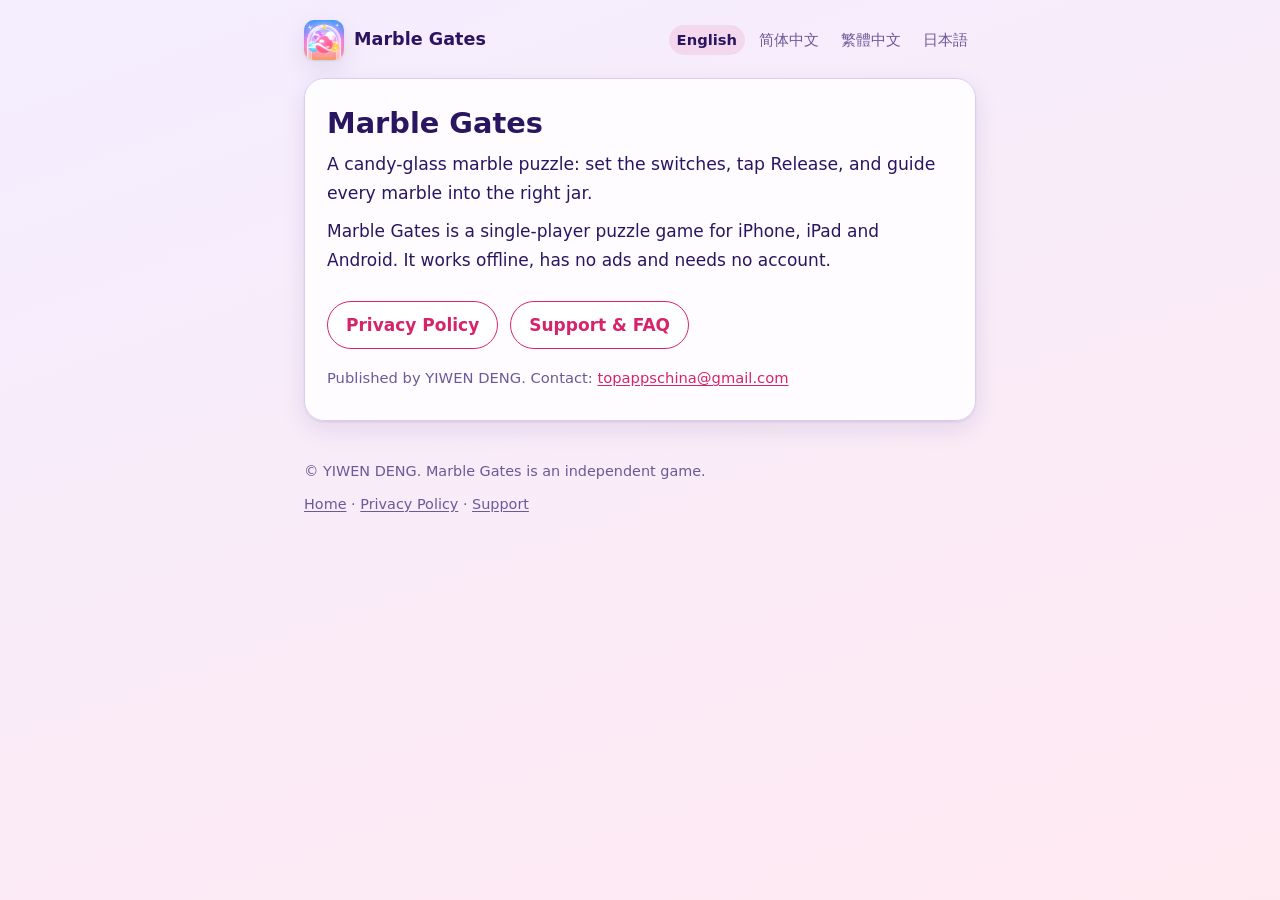
<file: index.html>
<!doctype html>
<html lang="en">
<head>
<meta charset="utf-8">
<meta name="viewport" content="width=device-width,initial-scale=1">
<meta name="color-scheme" content="light dark">
<meta name="description" content="Marble Gates: a marble-routing puzzle game. Privacy policy and support.">
<title>Marble Gates</title>
<link rel="icon" href="icon.png">
<link rel="stylesheet" href="style.css">
</head>
<body>
<header><a class="brand" href="index.html"><img src="icon.png" alt="" width="40" height="40">Marble Gates</a><nav class="lang" aria-label="Language"><a href="index.html" hreflang="en" lang="en" aria-current="page">English</a><a href="index.zh.html" hreflang="zh-Hans" lang="zh-Hans">简体中文</a><a href="index.zh-Hant.html" hreflang="zh-Hant" lang="zh-Hant">繁體中文</a><a href="index.ja.html" hreflang="ja" lang="ja">日本語</a></nav></header>
<main><div class="sheet">
<h1>Marble Gates</h1>
<p class="lead">A candy-glass marble puzzle: set the switches, tap Release, and guide every marble into the right jar.</p>
<p>Marble Gates is a single-player puzzle game for iPhone, iPad and Android. It works offline, has no ads and needs no account.</p>
<ul class="links"><li><a href="privacy.html">Privacy Policy</a></li><li><a href="support.html">Support &amp; FAQ</a></li></ul>
<p class="muted">Published by YIWEN DENG. Contact: <a href="mailto:topappschina@gmail.com">topappschina@gmail.com</a></p>
</div></main>
<footer><p>© YIWEN DENG. Marble Gates is an independent game.</p><p><a href="index.html">Home</a> · <a href="privacy.html">Privacy Policy</a> · <a href="support.html">Support</a></p></footer>
</body>
</html>
</file>
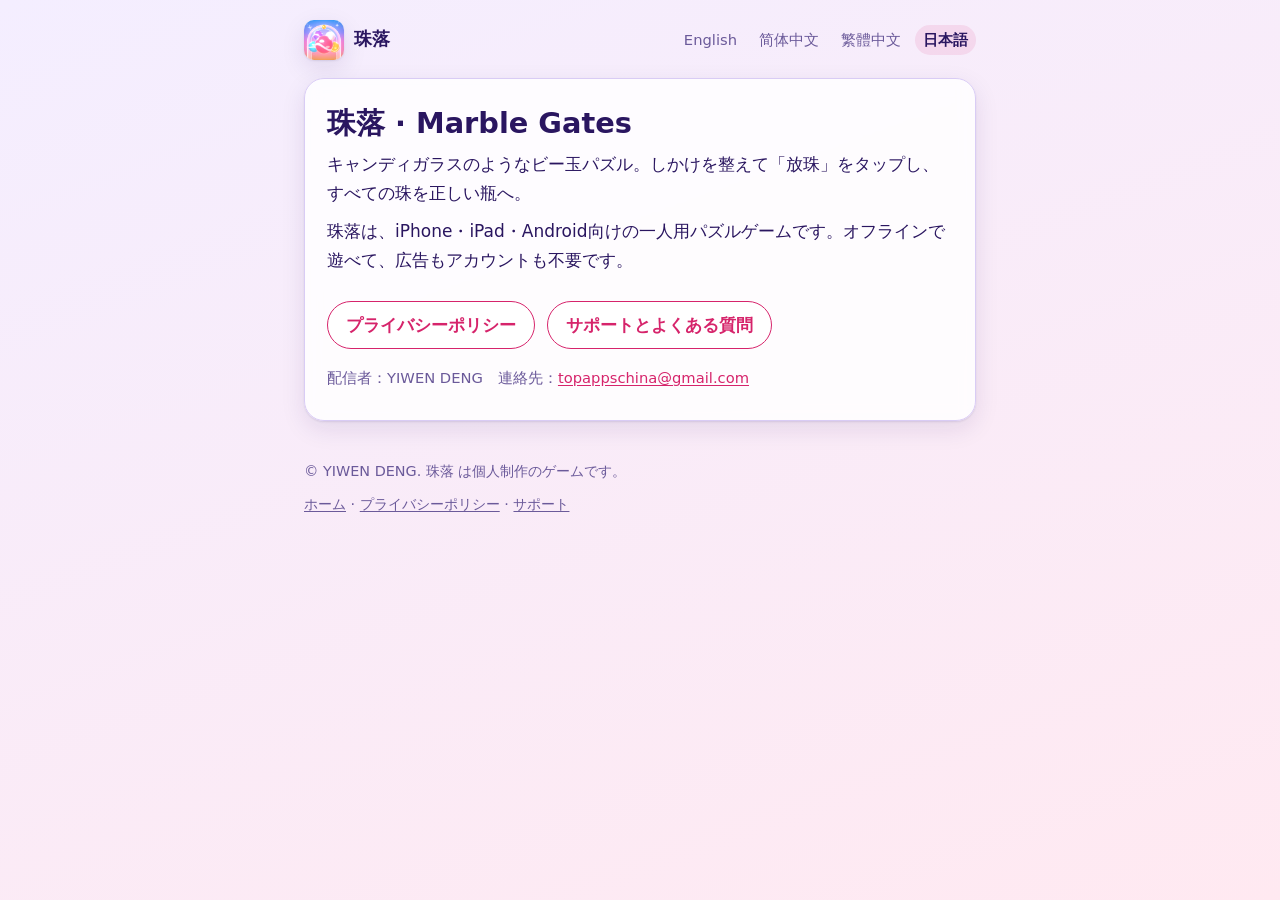
<file: index.ja.html>
<!doctype html>
<html lang="ja">
<head>
<meta charset="utf-8">
<meta name="viewport" content="width=device-width,initial-scale=1">
<meta name="color-scheme" content="light dark">
<meta name="description" content="珠落（Marble Gates）：ビー玉の仕分けパズル。プライバシーポリシーとサポート。">
<title>珠落 · Marble Gates</title>
<link rel="icon" href="icon.png">
<link rel="stylesheet" href="style.css">
</head>
<body>
<header><a class="brand" href="index.ja.html"><img src="icon.png" alt="" width="40" height="40">珠落</a><nav class="lang" aria-label="Language"><a href="index.html" hreflang="en" lang="en">English</a><a href="index.zh.html" hreflang="zh-Hans" lang="zh-Hans">简体中文</a><a href="index.zh-Hant.html" hreflang="zh-Hant" lang="zh-Hant">繁體中文</a><a href="index.ja.html" hreflang="ja" lang="ja" aria-current="page">日本語</a></nav></header>
<main><div class="sheet">
<h1>珠落 · Marble Gates</h1>
<p class="lead">キャンディガラスのようなビー玉パズル。しかけを整えて「放珠」をタップし、すべての珠を正しい瓶へ。</p>
<p>珠落は、iPhone・iPad・Android向けの一人用パズルゲームです。オフラインで遊べて、広告もアカウントも不要です。</p>
<ul class="links"><li><a href="privacy.ja.html">プライバシーポリシー</a></li><li><a href="support.ja.html">サポートとよくある質問</a></li></ul>
<p class="muted">配信者：YIWEN DENG　連絡先：<a href="mailto:topappschina@gmail.com">topappschina@gmail.com</a></p>
</div></main>
<footer><p>© YIWEN DENG. 珠落 は個人制作のゲームです。</p><p><a href="index.ja.html">ホーム</a> · <a href="privacy.ja.html">プライバシーポリシー</a> · <a href="support.ja.html">サポート</a></p></footer>
</body>
</html>
</file>
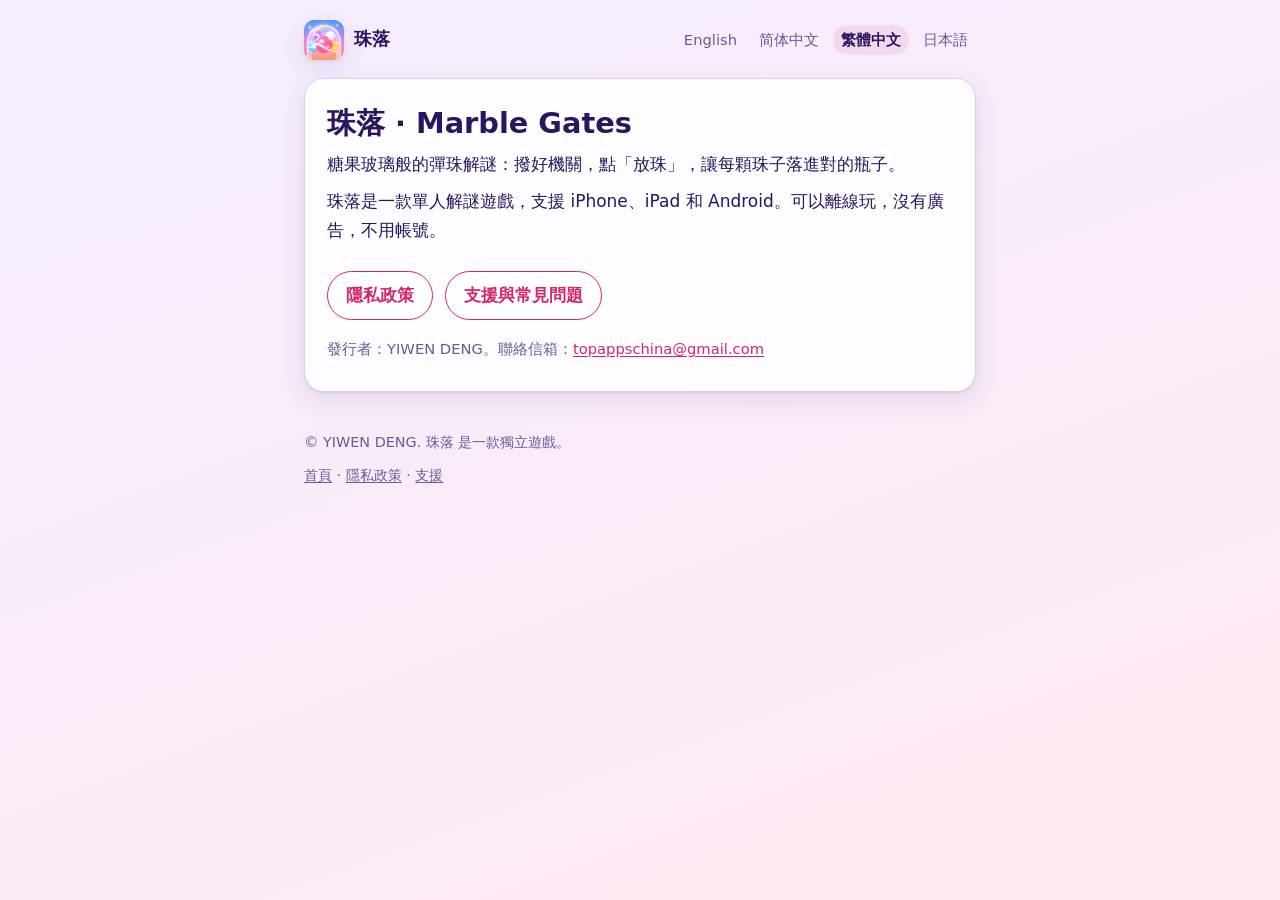
<file: index.zh-Hant.html>
<!doctype html>
<html lang="zh-Hant">
<head>
<meta charset="utf-8">
<meta name="viewport" content="width=device-width,initial-scale=1">
<meta name="color-scheme" content="light dark">
<meta name="description" content="珠落（Marble Gates）：彈珠分流解謎遊戲。隱私政策與支援。">
<title>珠落 · Marble Gates</title>
<link rel="icon" href="icon.png">
<link rel="stylesheet" href="style.css">
</head>
<body>
<header><a class="brand" href="index.zh-Hant.html"><img src="icon.png" alt="" width="40" height="40">珠落</a><nav class="lang" aria-label="Language"><a href="index.html" hreflang="en" lang="en">English</a><a href="index.zh.html" hreflang="zh-Hans" lang="zh-Hans">简体中文</a><a href="index.zh-Hant.html" hreflang="zh-Hant" lang="zh-Hant" aria-current="page">繁體中文</a><a href="index.ja.html" hreflang="ja" lang="ja">日本語</a></nav></header>
<main><div class="sheet">
<h1>珠落 · Marble Gates</h1>
<p class="lead">糖果玻璃般的彈珠解謎：撥好機關，點「放珠」，讓每顆珠子落進對的瓶子。</p>
<p>珠落是一款單人解謎遊戲，支援 iPhone、iPad 和 Android。可以離線玩，沒有廣告，不用帳號。</p>
<ul class="links"><li><a href="privacy.zh-Hant.html">隱私政策</a></li><li><a href="support.zh-Hant.html">支援與常見問題</a></li></ul>
<p class="muted">發行者：YIWEN DENG。聯絡信箱：<a href="mailto:topappschina@gmail.com">topappschina@gmail.com</a></p>
</div></main>
<footer><p>© YIWEN DENG. 珠落 是一款獨立遊戲。</p><p><a href="index.zh-Hant.html">首頁</a> · <a href="privacy.zh-Hant.html">隱私政策</a> · <a href="support.zh-Hant.html">支援</a></p></footer>
</body>
</html>
</file>
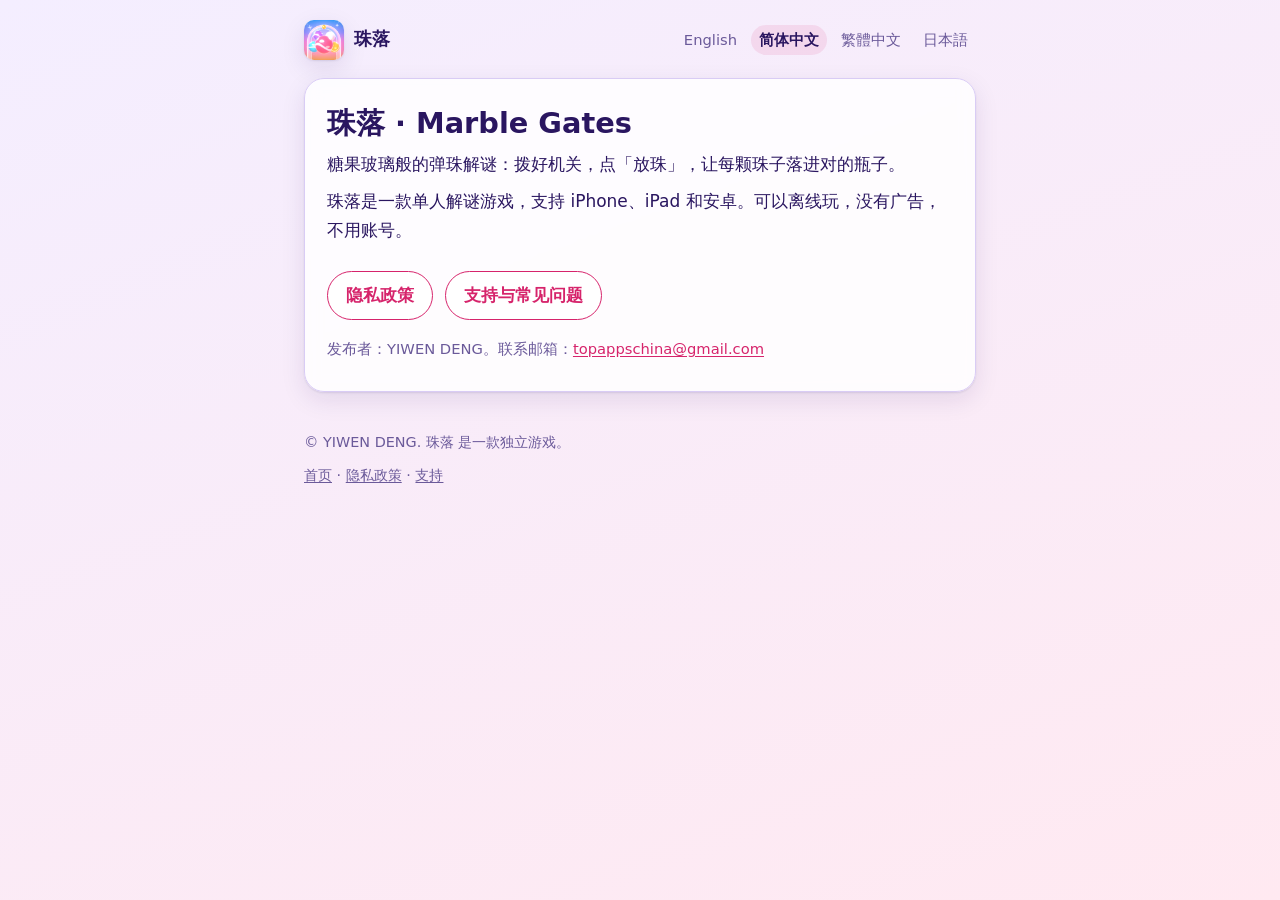
<file: index.zh.html>
<!doctype html>
<html lang="zh-Hans">
<head>
<meta charset="utf-8">
<meta name="viewport" content="width=device-width,initial-scale=1">
<meta name="color-scheme" content="light dark">
<meta name="description" content="珠落（Marble Gates）：弹珠分流解谜游戏。隐私政策与支持。">
<title>珠落 · Marble Gates</title>
<link rel="icon" href="icon.png">
<link rel="stylesheet" href="style.css">
</head>
<body>
<header><a class="brand" href="index.zh.html"><img src="icon.png" alt="" width="40" height="40">珠落</a><nav class="lang" aria-label="Language"><a href="index.html" hreflang="en" lang="en">English</a><a href="index.zh.html" hreflang="zh-Hans" lang="zh-Hans" aria-current="page">简体中文</a><a href="index.zh-Hant.html" hreflang="zh-Hant" lang="zh-Hant">繁體中文</a><a href="index.ja.html" hreflang="ja" lang="ja">日本語</a></nav></header>
<main><div class="sheet">
<h1>珠落 · Marble Gates</h1>
<p class="lead">糖果玻璃般的弹珠解谜：拨好机关，点「放珠」，让每颗珠子落进对的瓶子。</p>
<p>珠落是一款单人解谜游戏，支持 iPhone、iPad 和安卓。可以离线玩，没有广告，不用账号。</p>
<ul class="links"><li><a href="privacy.zh.html">隐私政策</a></li><li><a href="support.zh.html">支持与常见问题</a></li></ul>
<p class="muted">发布者：YIWEN DENG。联系邮箱：<a href="mailto:topappschina@gmail.com">topappschina@gmail.com</a></p>
</div></main>
<footer><p>© YIWEN DENG. 珠落 是一款独立游戏。</p><p><a href="index.zh.html">首页</a> · <a href="privacy.zh.html">隐私政策</a> · <a href="support.zh.html">支持</a></p></footer>
</body>
</html>
</file>
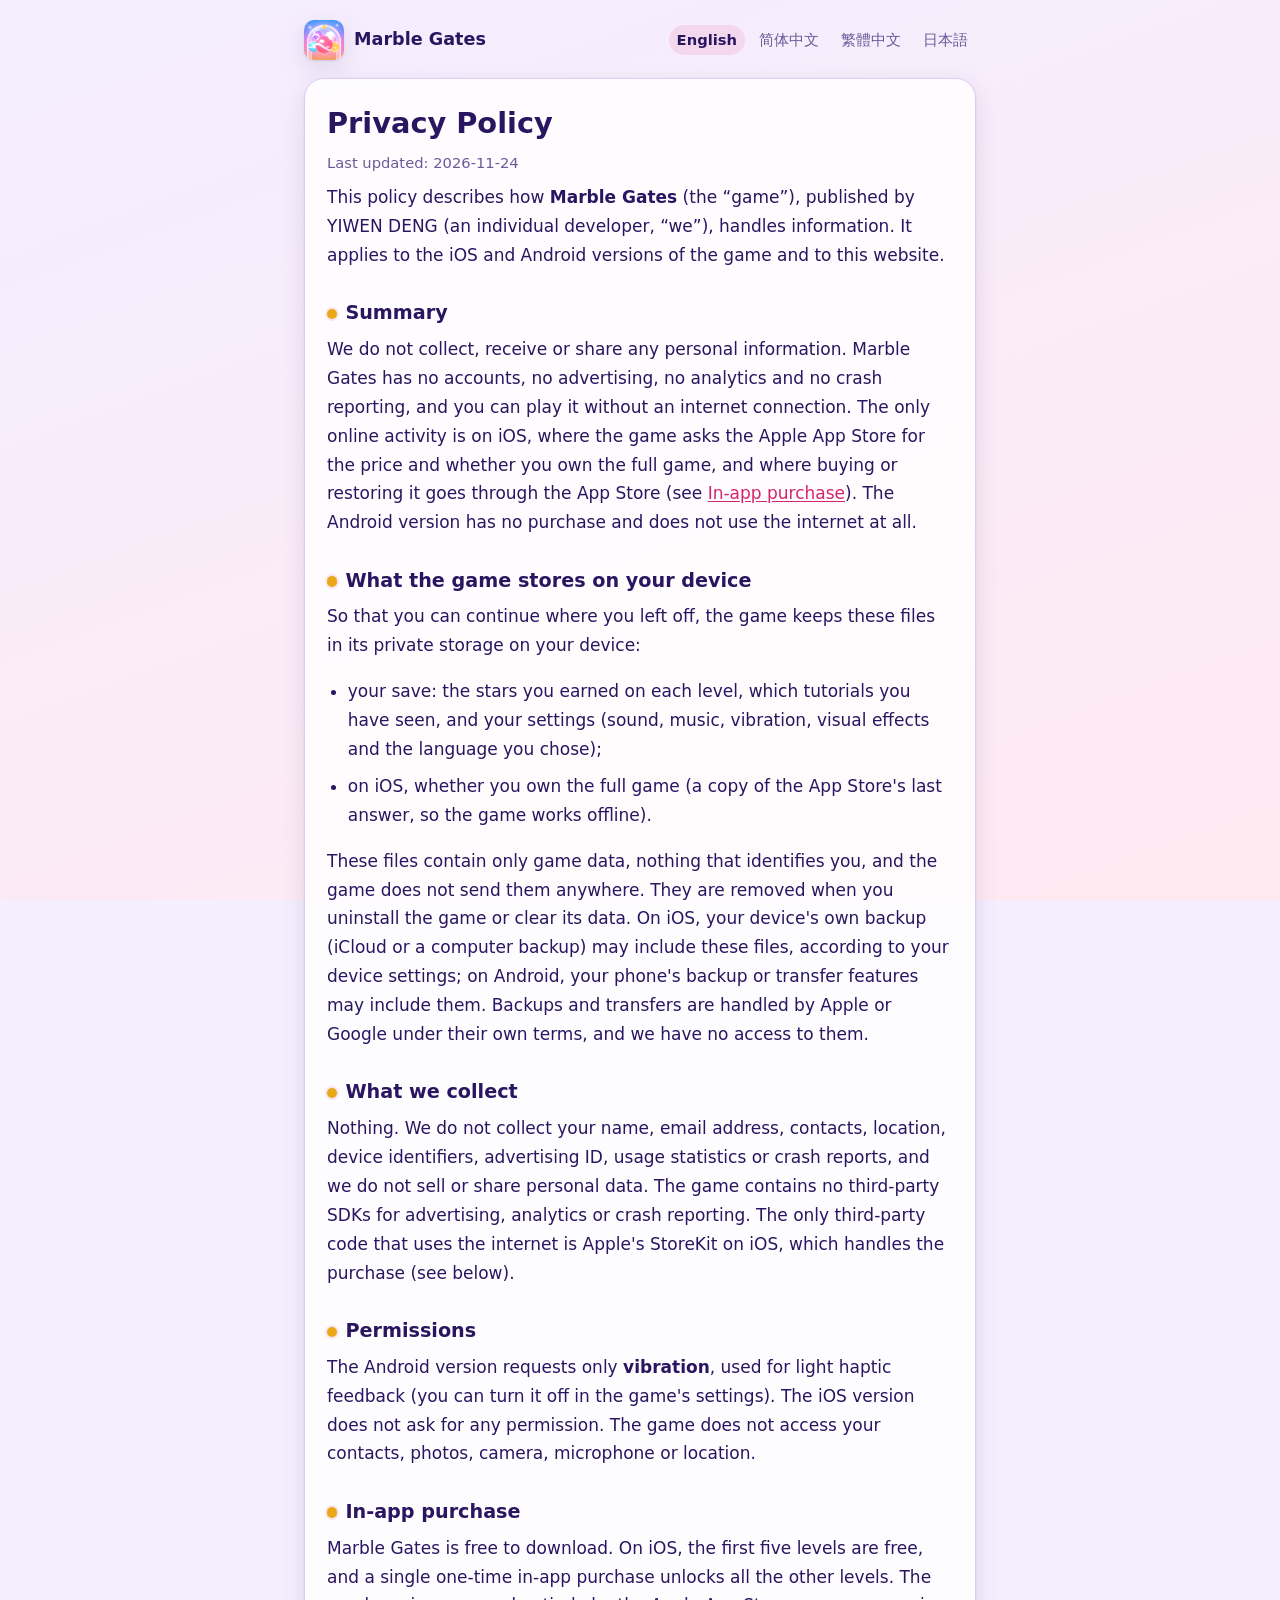
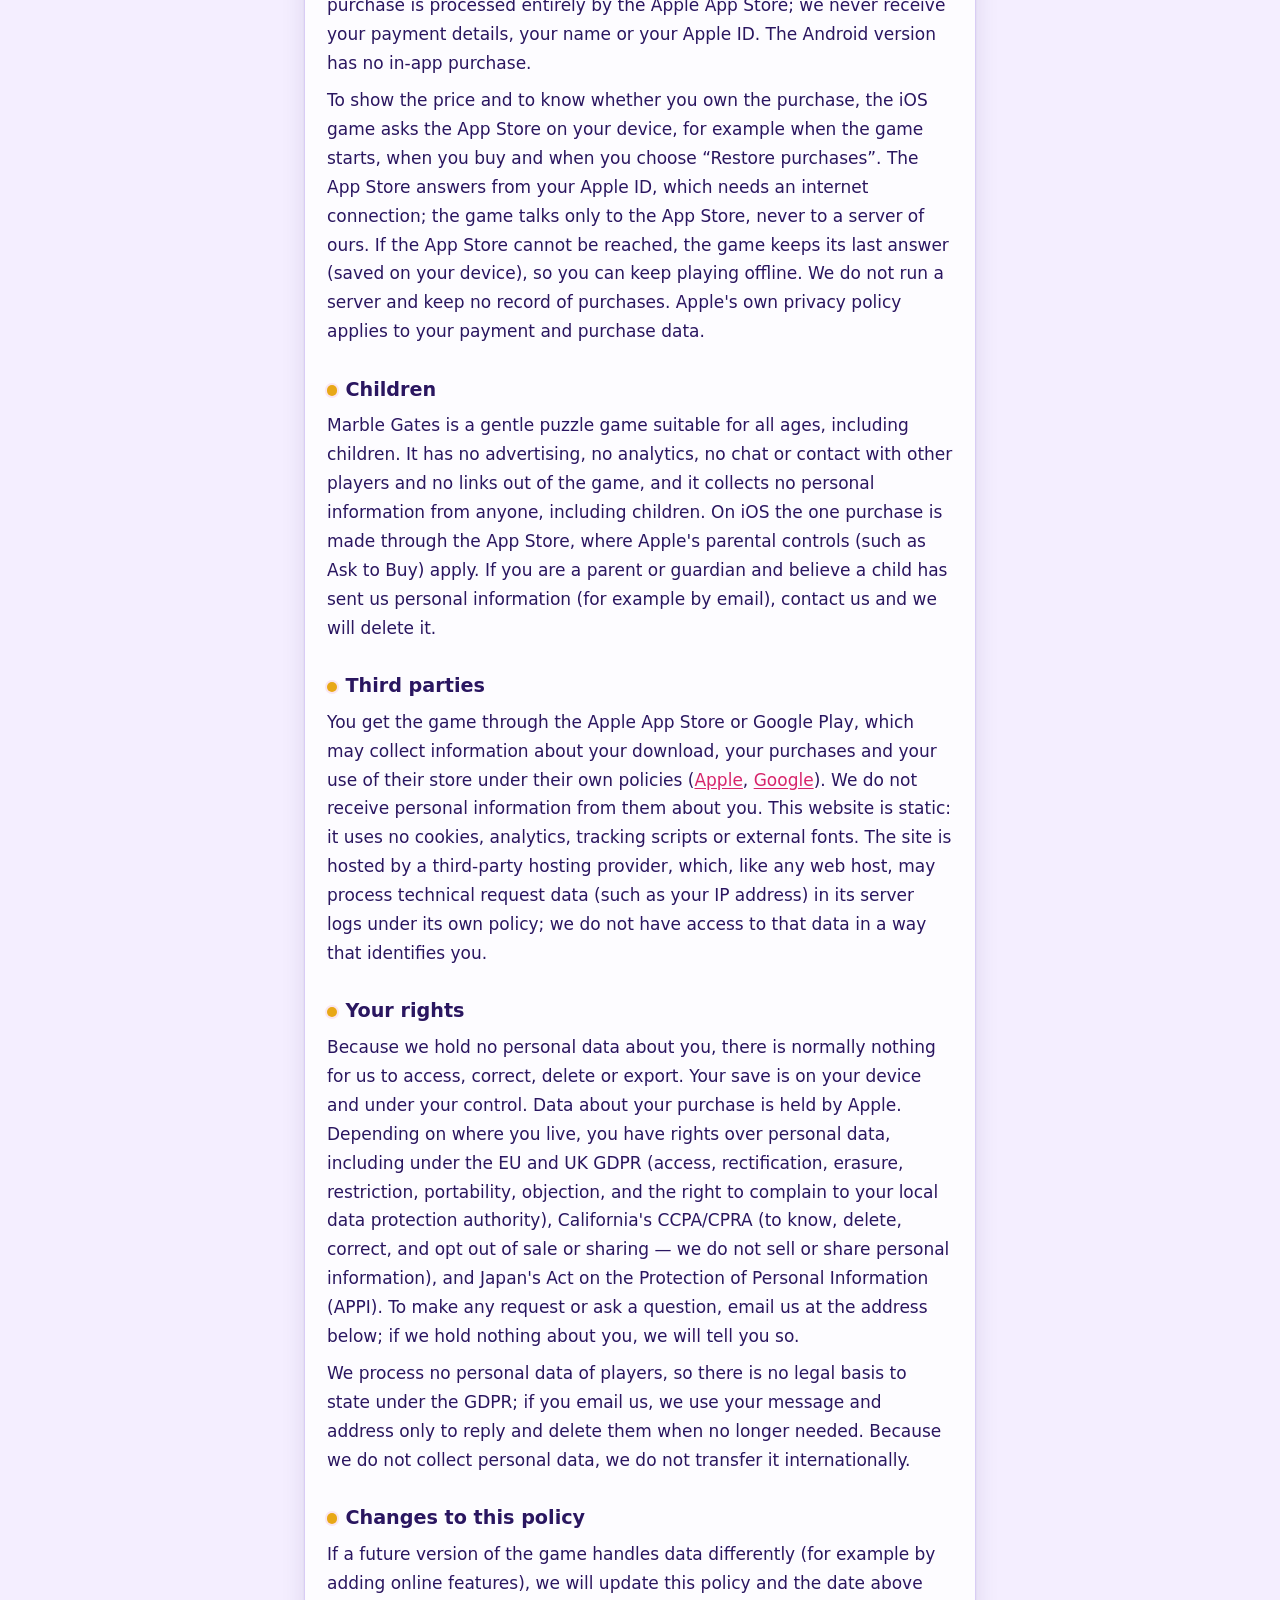
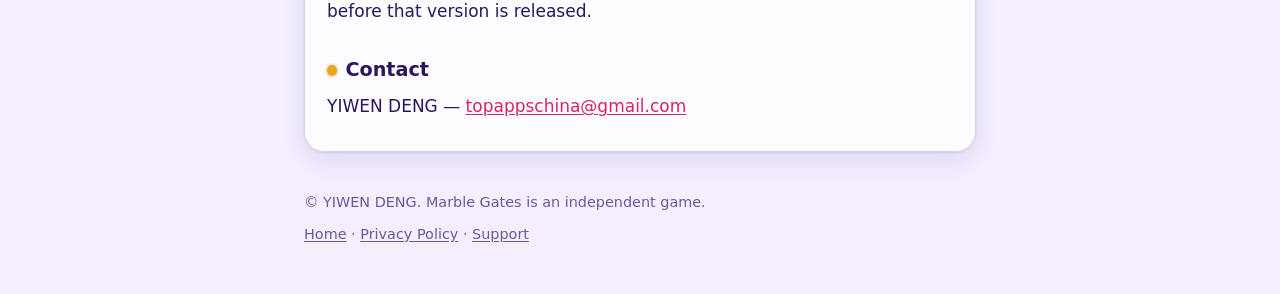
<file: privacy.html>
<!doctype html>
<html lang="en">
<head>
<meta charset="utf-8">
<meta name="viewport" content="width=device-width,initial-scale=1">
<meta name="color-scheme" content="light dark">
<meta name="description" content="Privacy policy for Marble Gates.">
<title>Marble Gates — Privacy Policy</title>
<link rel="icon" href="icon.png">
<link rel="stylesheet" href="style.css">
</head>
<body>
<header><a class="brand" href="index.html"><img src="icon.png" alt="" width="40" height="40">Marble Gates</a><nav class="lang" aria-label="Language"><a href="privacy.html" hreflang="en" lang="en" aria-current="page">English</a><a href="privacy.zh.html" hreflang="zh-Hans" lang="zh-Hans">简体中文</a><a href="privacy.zh-Hant.html" hreflang="zh-Hant" lang="zh-Hant">繁體中文</a><a href="privacy.ja.html" hreflang="ja" lang="ja">日本語</a></nav></header>
<main><div class="sheet">
<h1>Privacy Policy</h1>
<p class="muted">Last updated: 2026-11-24</p>
<p>This policy describes how <strong>Marble Gates</strong> (the “game”), published by YIWEN DENG (an individual developer, “we”), handles information. It applies to the iOS and Android versions of the game and to this website.</p>
<h2 id="summary">Summary</h2>
<p>We do not collect, receive or share any personal information. Marble Gates has no accounts, no advertising, no analytics and no crash reporting, and you can play it without an internet connection. The only online activity is on iOS, where the game asks the Apple App Store for the price and whether you own the full game, and where buying or restoring it goes through the App Store (see <a href="#purchase">In-app purchase</a>). The Android version has no purchase and does not use the internet at all.</p>
<h2 id="stored">What the game stores on your device</h2>
<p>So that you can continue where you left off, the game keeps these files in its private storage on your device:</p>
<ul><li>your save: the stars you earned on each level, which tutorials you have seen, and your settings (sound, music, vibration, visual effects and the language you chose);</li><li>on iOS, whether you own the full game (a copy of the App Store's last answer, so the game works offline).</li></ul>
<p>These files contain only game data, nothing that identifies you, and the game does not send them anywhere. They are removed when you uninstall the game or clear its data. On iOS, your device's own backup (iCloud or a computer backup) may include these files, according to your device settings; on Android, your phone's backup or transfer features may include them. Backups and transfers are handled by Apple or Google under their own terms, and we have no access to them.</p>
<h2 id="collect">What we collect</h2>
<p>Nothing. We do not collect your name, email address, contacts, location, device identifiers, advertising ID, usage statistics or crash reports, and we do not sell or share personal data. The game contains no third-party SDKs for advertising, analytics or crash reporting. The only third-party code that uses the internet is Apple's StoreKit on iOS, which handles the purchase (see below).</p>
<h2 id="permissions">Permissions</h2>
<p>The Android version requests only <strong>vibration</strong>, used for light haptic feedback (you can turn it off in the game's settings). The iOS version does not ask for any permission. The game does not access your contacts, photos, camera, microphone or location.</p>
<h2 id="purchase">In-app purchase</h2>
<p>Marble Gates is free to download. On iOS, the first five levels are free, and a single one-time in-app purchase unlocks all the other levels. The purchase is processed entirely by the Apple App Store; we never receive your payment details, your name or your Apple ID. The Android version has no in-app purchase.</p>
<p>To show the price and to know whether you own the purchase, the iOS game asks the App Store on your device, for example when the game starts, when you buy and when you choose “Restore purchases”. The App Store answers from your Apple ID, which needs an internet connection; the game talks only to the App Store, never to a server of ours. If the App Store cannot be reached, the game keeps its last answer (saved on your device), so you can keep playing offline. We do not run a server and keep no record of purchases. Apple's own privacy policy applies to your payment and purchase data.</p>
<h2 id="children">Children</h2>
<p>Marble Gates is a gentle puzzle game suitable for all ages, including children. It has no advertising, no analytics, no chat or contact with other players and no links out of the game, and it collects no personal information from anyone, including children. On iOS the one purchase is made through the App Store, where Apple's parental controls (such as Ask to Buy) apply. If you are a parent or guardian and believe a child has sent us personal information (for example by email), contact us and we will delete it.</p>
<h2 id="third">Third parties</h2>
<p>You get the game through the Apple App Store or Google Play, which may collect information about your download, your purchases and your use of their store under their own policies (<a href="https://www.apple.com/legal/privacy/">Apple</a>, <a href="https://policies.google.com/privacy">Google</a>). We do not receive personal information from them about you. This website is static: it uses no cookies, analytics, tracking scripts or external fonts. The site is hosted by a third-party hosting provider, which, like any web host, may process technical request data (such as your IP address) in its server logs under its own policy; we do not have access to that data in a way that identifies you.</p>
<h2 id="rights">Your rights</h2>
<p>Because we hold no personal data about you, there is normally nothing for us to access, correct, delete or export. Your save is on your device and under your control. Data about your purchase is held by Apple. Depending on where you live, you have rights over personal data, including under the EU and UK GDPR (access, rectification, erasure, restriction, portability, objection, and the right to complain to your local data protection authority), California's CCPA/CPRA (to know, delete, correct, and opt out of sale or sharing — we do not sell or share personal information), and Japan's Act on the Protection of Personal Information (APPI). To make any request or ask a question, email us at the address below; if we hold nothing about you, we will tell you so.</p>
<p>We process no personal data of players, so there is no legal basis to state under the GDPR; if you email us, we use your message and address only to reply and delete them when no longer needed. Because we do not collect personal data, we do not transfer it internationally.</p>
<h2 id="changes">Changes to this policy</h2>
<p>If a future version of the game handles data differently (for example by adding online features), we will update this policy and the date above before that version is released.</p>
<h2 id="contact">Contact</h2>
<p>YIWEN DENG — <a href="mailto:topappschina@gmail.com">topappschina@gmail.com</a></p>
</div></main>
<footer><p>© YIWEN DENG. Marble Gates is an independent game.</p><p><a href="index.html">Home</a> · <a href="privacy.html">Privacy Policy</a> · <a href="support.html">Support</a></p></footer>
</body>
</html>
</file>
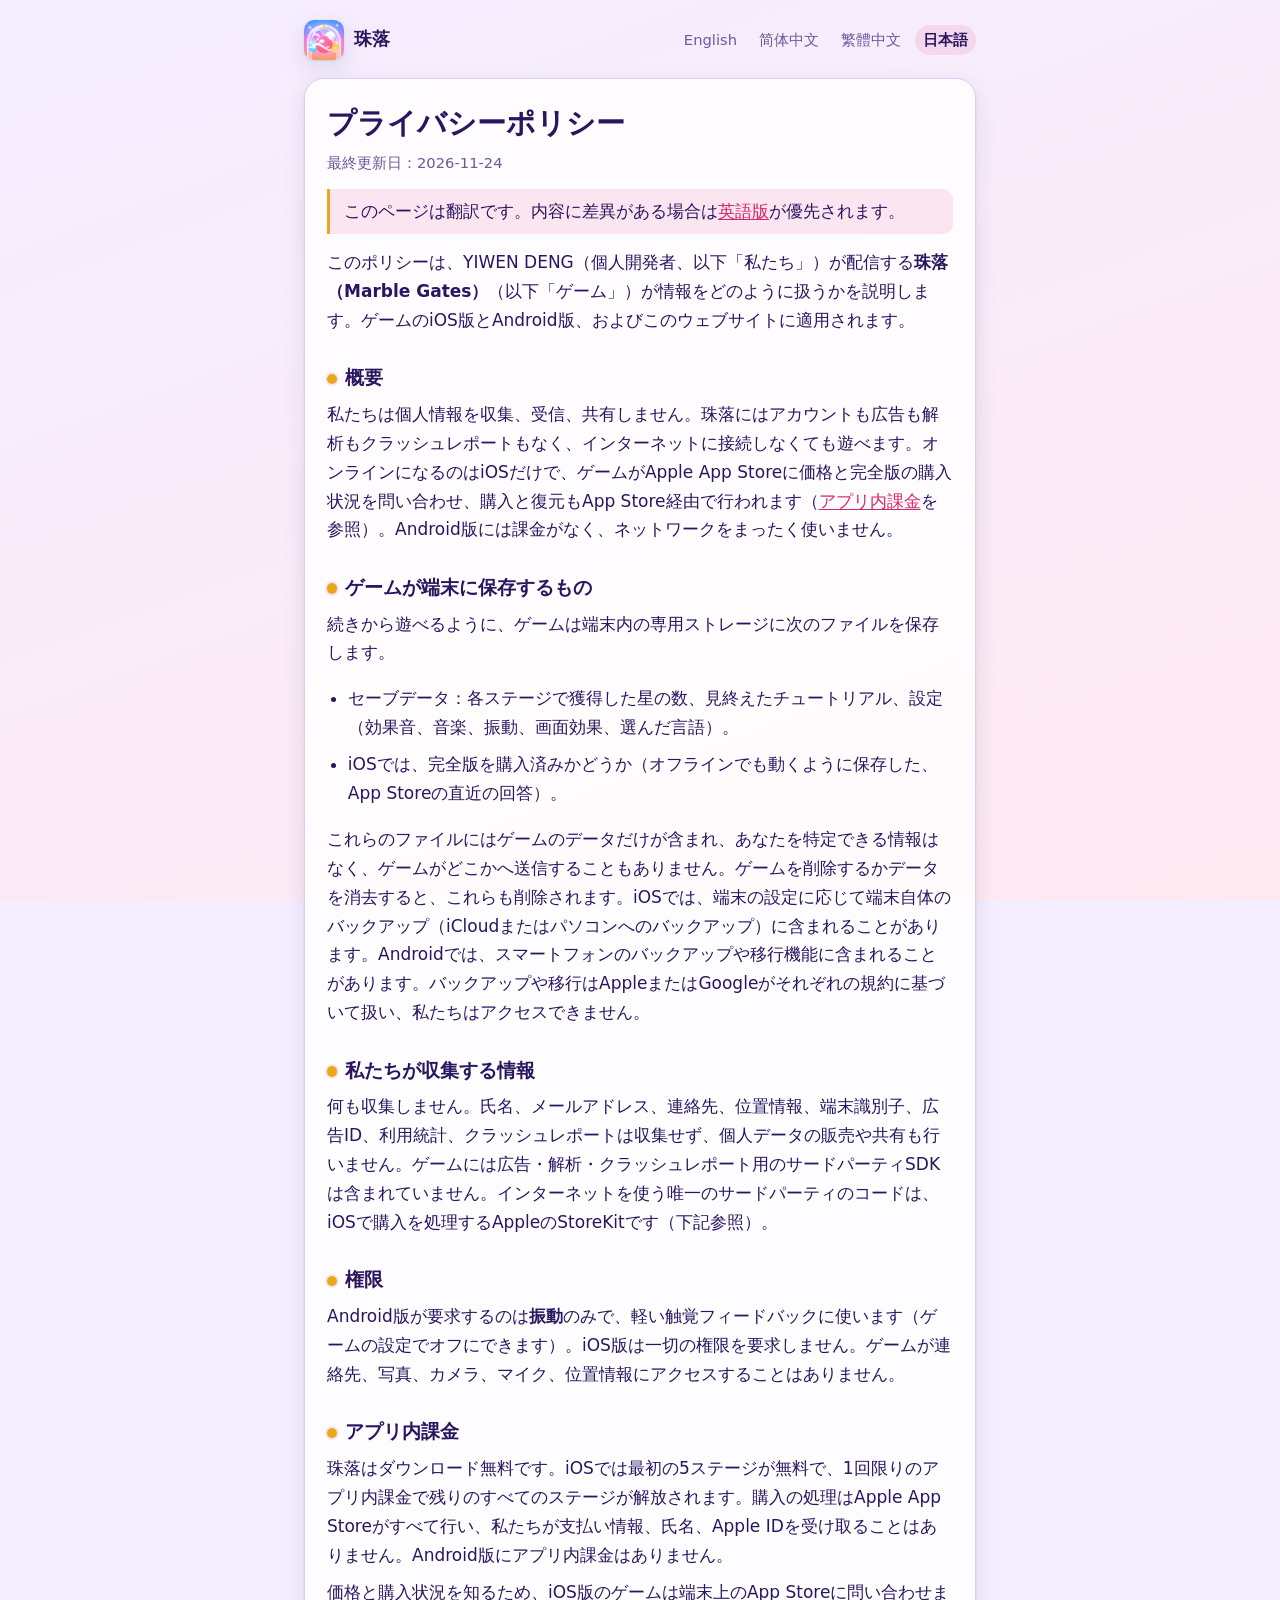
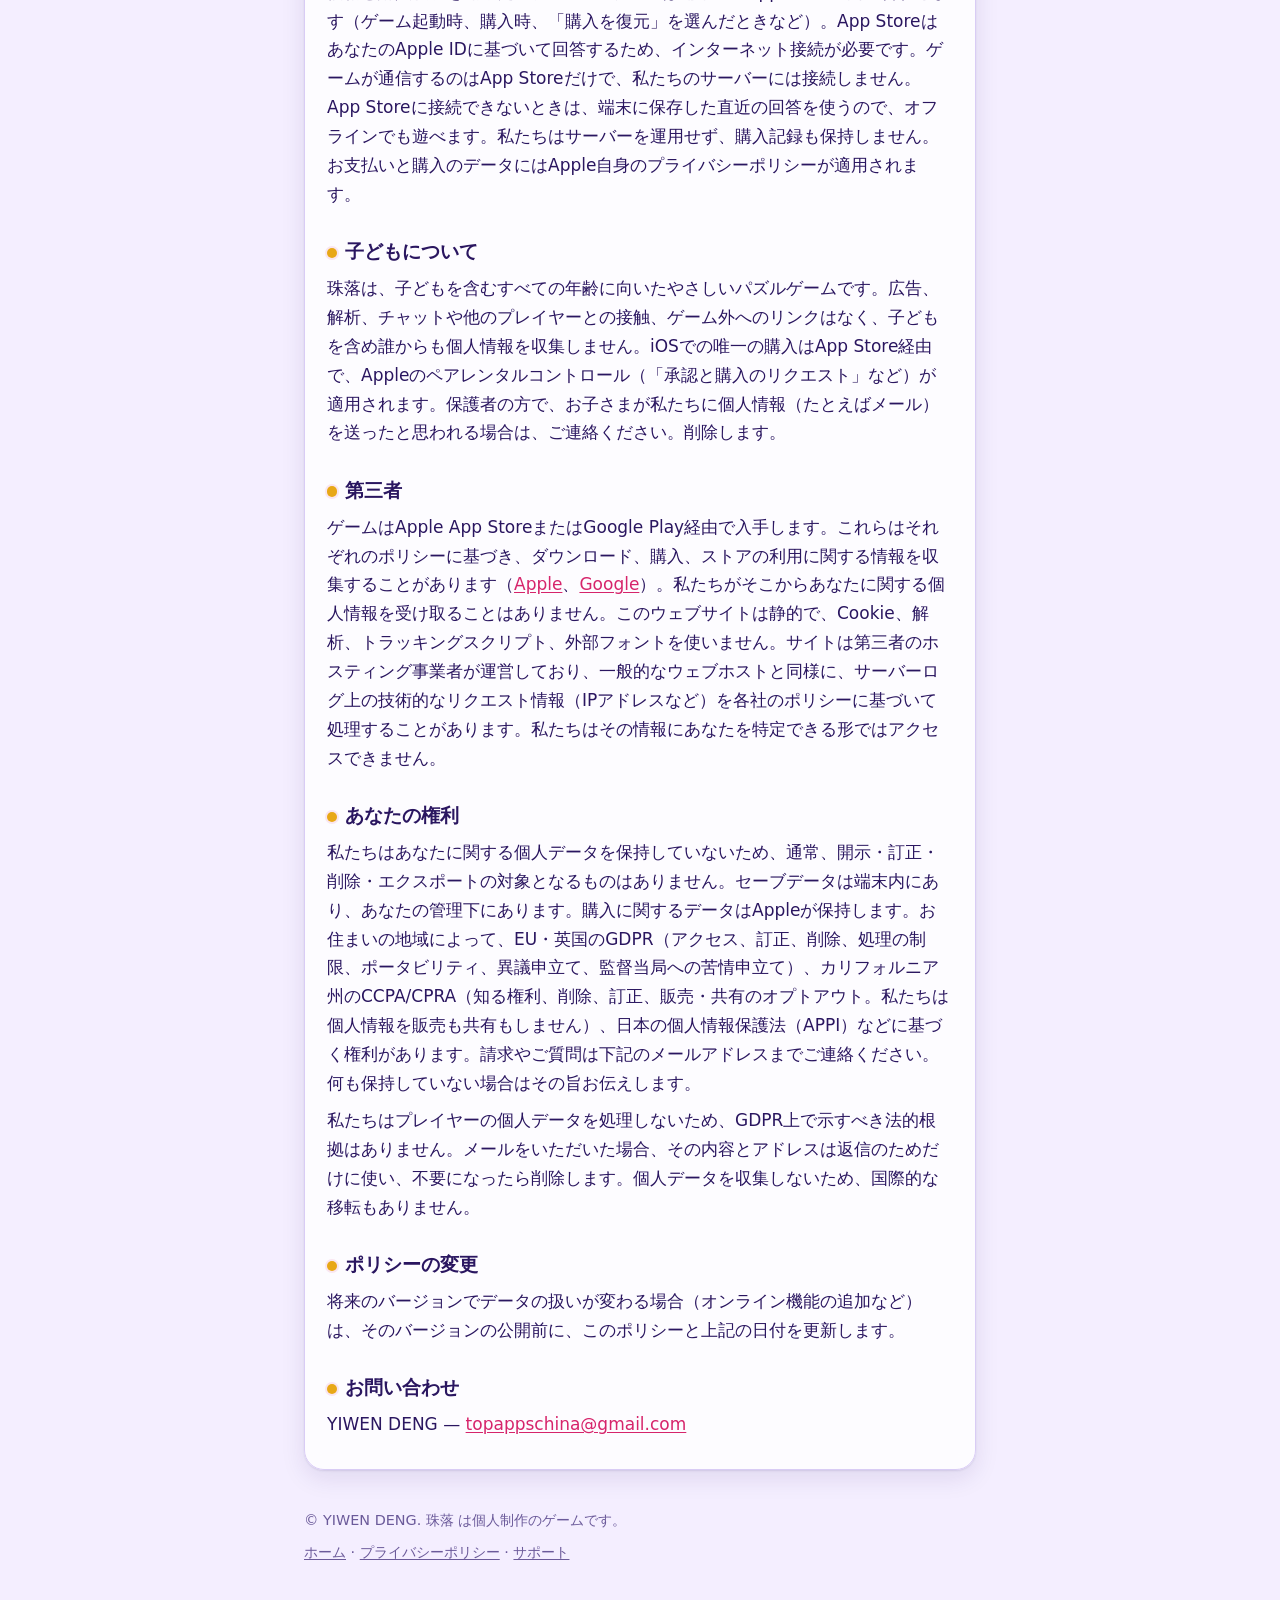
<file: privacy.ja.html>
<!doctype html>
<html lang="ja">
<head>
<meta charset="utf-8">
<meta name="viewport" content="width=device-width,initial-scale=1">
<meta name="color-scheme" content="light dark">
<meta name="description" content="珠落（Marble Gates）のプライバシーポリシー。">
<title>珠落 — プライバシーポリシー</title>
<link rel="icon" href="icon.png">
<link rel="stylesheet" href="style.css">
</head>
<body>
<header><a class="brand" href="index.ja.html"><img src="icon.png" alt="" width="40" height="40">珠落</a><nav class="lang" aria-label="Language"><a href="privacy.html" hreflang="en" lang="en">English</a><a href="privacy.zh.html" hreflang="zh-Hans" lang="zh-Hans">简体中文</a><a href="privacy.zh-Hant.html" hreflang="zh-Hant" lang="zh-Hant">繁體中文</a><a href="privacy.ja.html" hreflang="ja" lang="ja" aria-current="page">日本語</a></nav></header>
<main><div class="sheet">
<h1>プライバシーポリシー</h1>
<p class="muted">最終更新日：2026-11-24</p>
<p class="note">このページは翻訳です。内容に差異がある場合は<a href="privacy.html">英語版</a>が優先されます。</p>
<p>このポリシーは、YIWEN DENG（個人開発者、以下「私たち」）が配信する<strong>珠落（Marble Gates）</strong>（以下「ゲーム」）が情報をどのように扱うかを説明します。ゲームのiOS版とAndroid版、およびこのウェブサイトに適用されます。</p>
<h2 id="summary">概要</h2>
<p>私たちは個人情報を収集、受信、共有しません。珠落にはアカウントも広告も解析もクラッシュレポートもなく、インターネットに接続しなくても遊べます。オンラインになるのはiOSだけで、ゲームがApple App Storeに価格と完全版の購入状況を問い合わせ、購入と復元もApp Store経由で行われます（<a href="#purchase">アプリ内課金</a>を参照）。Android版には課金がなく、ネットワークをまったく使いません。</p>
<h2 id="stored">ゲームが端末に保存するもの</h2>
<p>続きから遊べるように、ゲームは端末内の専用ストレージに次のファイルを保存します。</p>
<ul><li>セーブデータ：各ステージで獲得した星の数、見終えたチュートリアル、設定（効果音、音楽、振動、画面効果、選んだ言語）。</li><li>iOSでは、完全版を購入済みかどうか（オフラインでも動くように保存した、App Storeの直近の回答）。</li></ul>
<p>これらのファイルにはゲームのデータだけが含まれ、あなたを特定できる情報はなく、ゲームがどこかへ送信することもありません。ゲームを削除するかデータを消去すると、これらも削除されます。iOSでは、端末の設定に応じて端末自体のバックアップ（iCloudまたはパソコンへのバックアップ）に含まれることがあります。Androidでは、スマートフォンのバックアップや移行機能に含まれることがあります。バックアップや移行はAppleまたはGoogleがそれぞれの規約に基づいて扱い、私たちはアクセスできません。</p>
<h2 id="collect">私たちが収集する情報</h2>
<p>何も収集しません。氏名、メールアドレス、連絡先、位置情報、端末識別子、広告ID、利用統計、クラッシュレポートは収集せず、個人データの販売や共有も行いません。ゲームには広告・解析・クラッシュレポート用のサードパーティSDKは含まれていません。インターネットを使う唯一のサードパーティのコードは、iOSで購入を処理するAppleのStoreKitです（下記参照）。</p>
<h2 id="permissions">権限</h2>
<p>Android版が要求するのは<strong>振動</strong>のみで、軽い触覚フィードバックに使います（ゲームの設定でオフにできます）。iOS版は一切の権限を要求しません。ゲームが連絡先、写真、カメラ、マイク、位置情報にアクセスすることはありません。</p>
<h2 id="purchase">アプリ内課金</h2>
<p>珠落はダウンロード無料です。iOSでは最初の5ステージが無料で、1回限りのアプリ内課金で残りのすべてのステージが解放されます。購入の処理はApple App Storeがすべて行い、私たちが支払い情報、氏名、Apple IDを受け取ることはありません。Android版にアプリ内課金はありません。</p>
<p>価格と購入状況を知るため、iOS版のゲームは端末上のApp Storeに問い合わせます（ゲーム起動時、購入時、「購入を復元」を選んだときなど）。App StoreはあなたのApple IDに基づいて回答するため、インターネット接続が必要です。ゲームが通信するのはApp Storeだけで、私たちのサーバーには接続しません。App Storeに接続できないときは、端末に保存した直近の回答を使うので、オフラインでも遊べます。私たちはサーバーを運用せず、購入記録も保持しません。お支払いと購入のデータにはApple自身のプライバシーポリシーが適用されます。</p>
<h2 id="children">子どもについて</h2>
<p>珠落は、子どもを含むすべての年齢に向いたやさしいパズルゲームです。広告、解析、チャットや他のプレイヤーとの接触、ゲーム外へのリンクはなく、子どもを含め誰からも個人情報を収集しません。iOSでの唯一の購入はApp Store経由で、Appleのペアレンタルコントロール（「承認と購入のリクエスト」など）が適用されます。保護者の方で、お子さまが私たちに個人情報（たとえばメール）を送ったと思われる場合は、ご連絡ください。削除します。</p>
<h2 id="third">第三者</h2>
<p>ゲームはApple App StoreまたはGoogle Play経由で入手します。これらはそれぞれのポリシーに基づき、ダウンロード、購入、ストアの利用に関する情報を収集することがあります（<a href="https://www.apple.com/legal/privacy/">Apple</a>、<a href="https://policies.google.com/privacy">Google</a>）。私たちがそこからあなたに関する個人情報を受け取ることはありません。このウェブサイトは静的で、Cookie、解析、トラッキングスクリプト、外部フォントを使いません。サイトは第三者のホスティング事業者が運営しており、一般的なウェブホストと同様に、サーバーログ上の技術的なリクエスト情報（IPアドレスなど）を各社のポリシーに基づいて処理することがあります。私たちはその情報にあなたを特定できる形ではアクセスできません。</p>
<h2 id="rights">あなたの権利</h2>
<p>私たちはあなたに関する個人データを保持していないため、通常、開示・訂正・削除・エクスポートの対象となるものはありません。セーブデータは端末内にあり、あなたの管理下にあります。購入に関するデータはAppleが保持します。お住まいの地域によって、EU・英国のGDPR（アクセス、訂正、削除、処理の制限、ポータビリティ、異議申立て、監督当局への苦情申立て）、カリフォルニア州のCCPA/CPRA（知る権利、削除、訂正、販売・共有のオプトアウト。私たちは個人情報を販売も共有もしません）、日本の個人情報保護法（APPI）などに基づく権利があります。請求やご質問は下記のメールアドレスまでご連絡ください。何も保持していない場合はその旨お伝えします。</p>
<p>私たちはプレイヤーの個人データを処理しないため、GDPR上で示すべき法的根拠はありません。メールをいただいた場合、その内容とアドレスは返信のためだけに使い、不要になったら削除します。個人データを収集しないため、国際的な移転もありません。</p>
<h2 id="changes">ポリシーの変更</h2>
<p>将来のバージョンでデータの扱いが変わる場合（オンライン機能の追加など）は、そのバージョンの公開前に、このポリシーと上記の日付を更新します。</p>
<h2 id="contact">お問い合わせ</h2>
<p>YIWEN DENG — <a href="mailto:topappschina@gmail.com">topappschina@gmail.com</a></p>
</div></main>
<footer><p>© YIWEN DENG. 珠落 は個人制作のゲームです。</p><p><a href="index.ja.html">ホーム</a> · <a href="privacy.ja.html">プライバシーポリシー</a> · <a href="support.ja.html">サポート</a></p></footer>
</body>
</html>
</file>
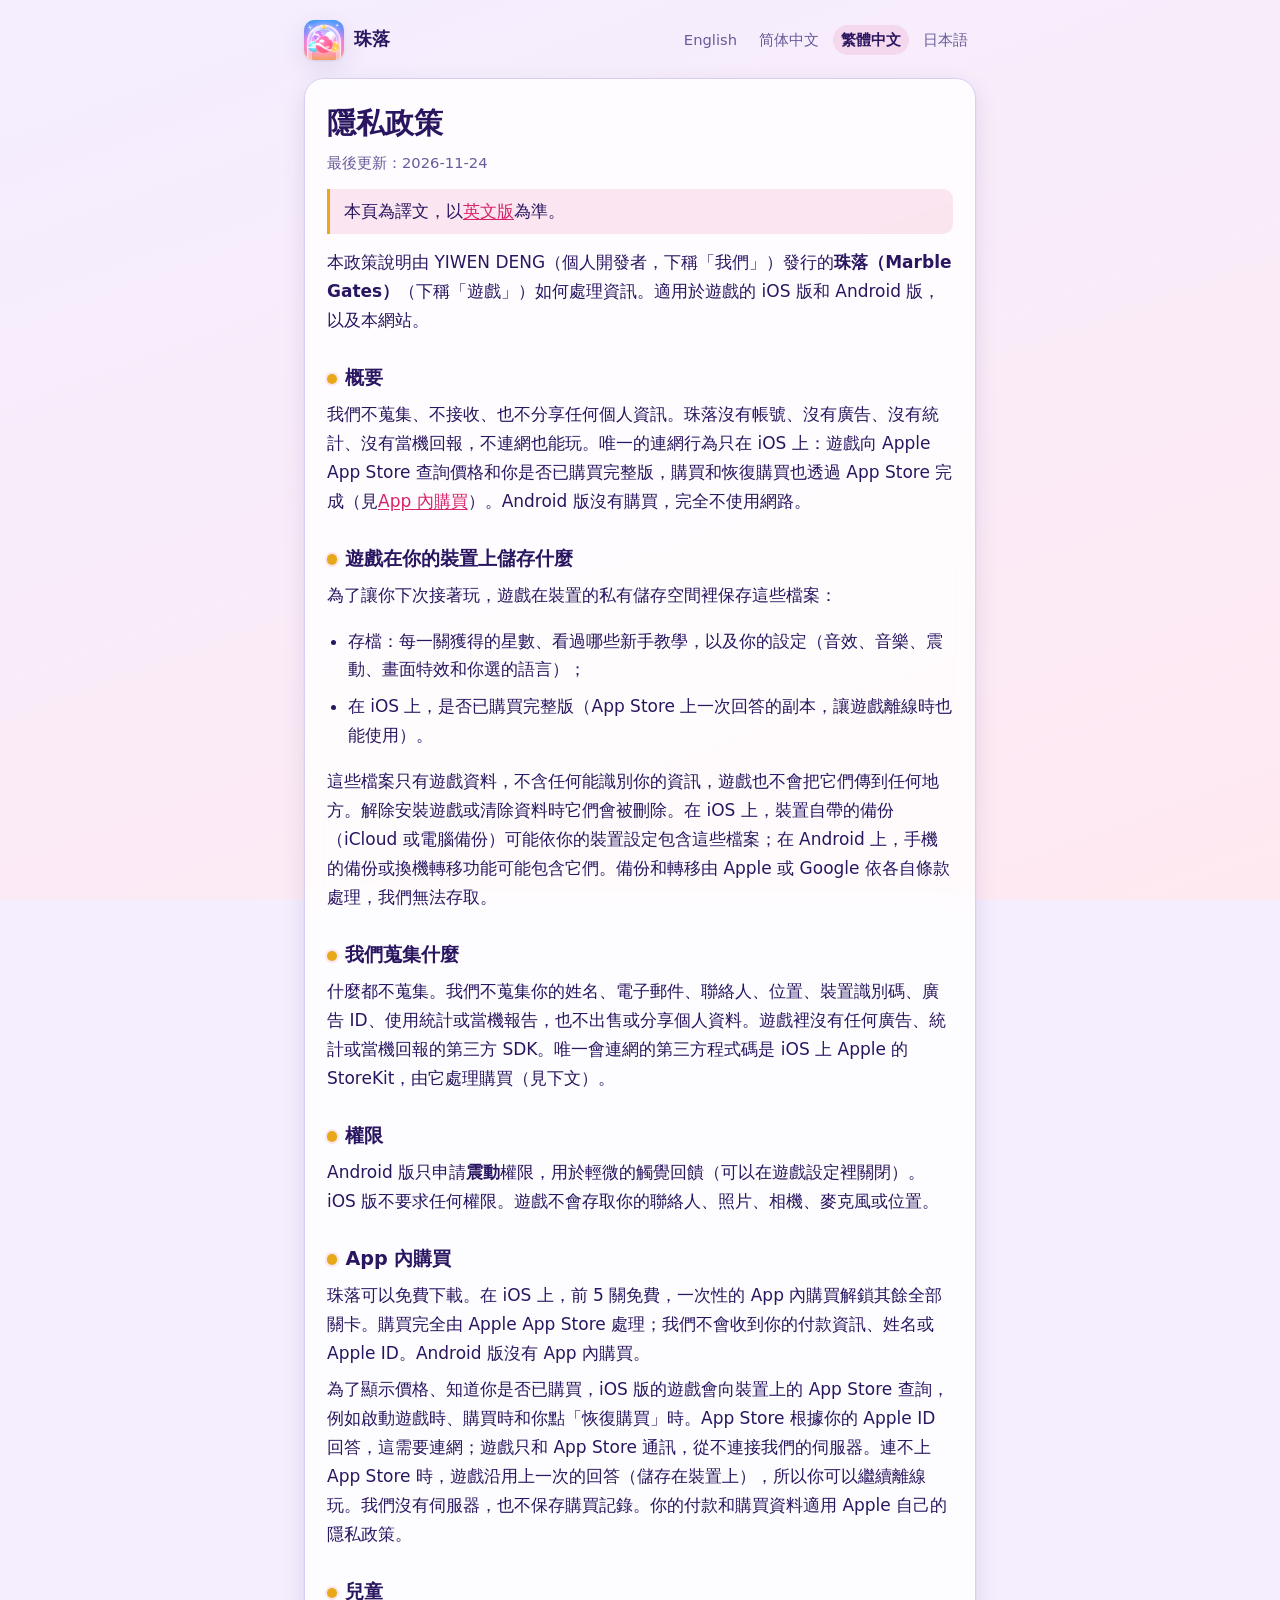
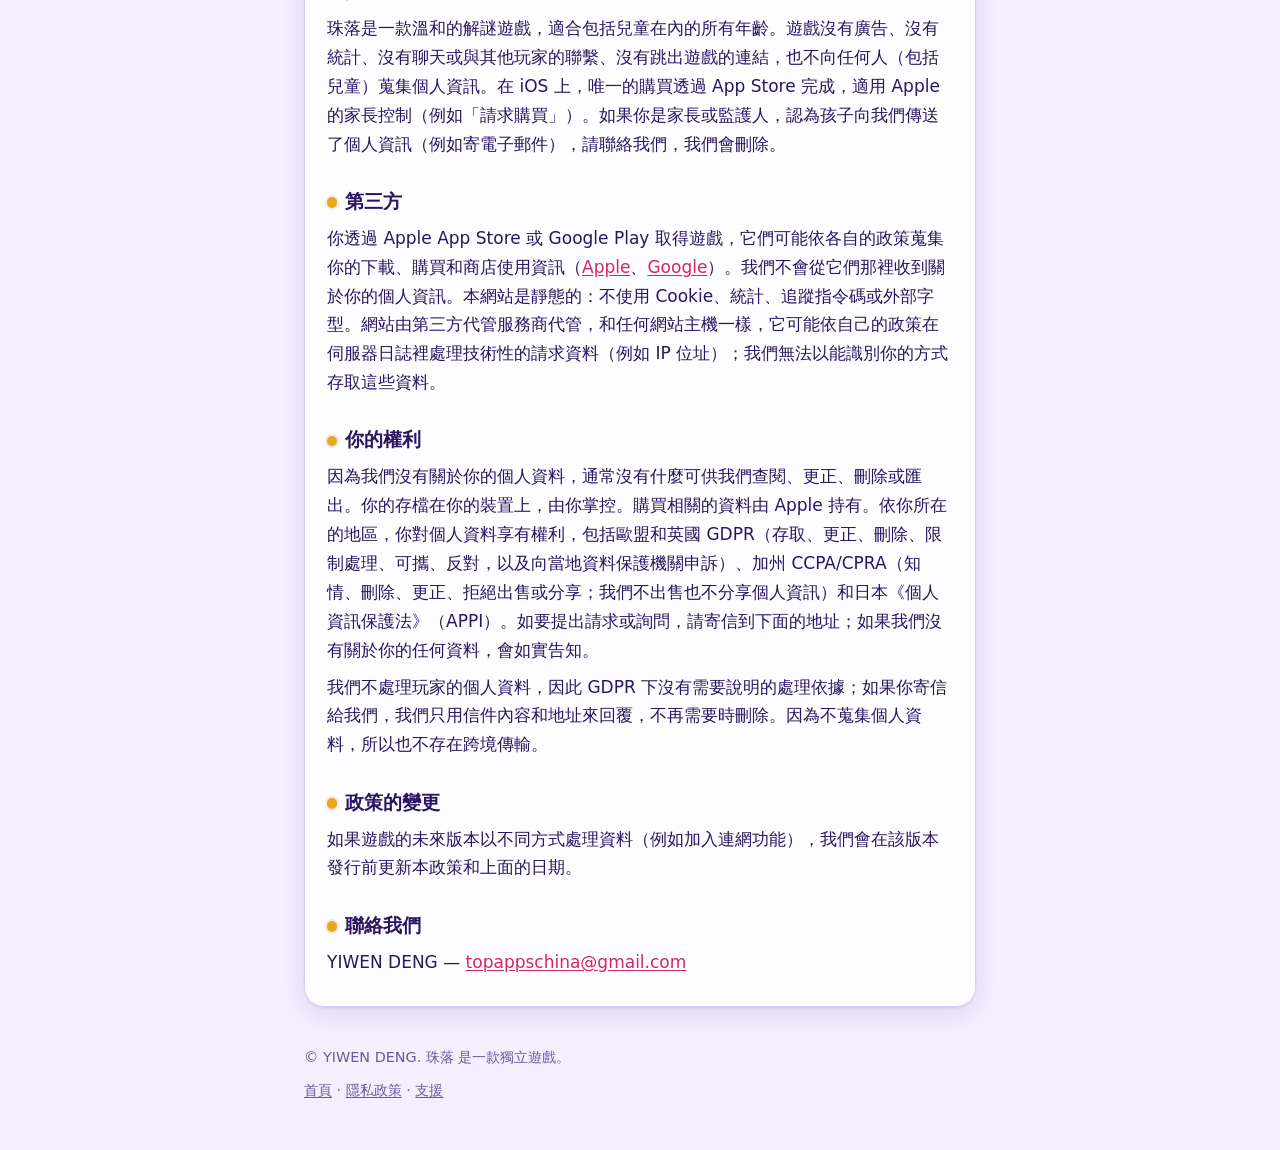
<file: privacy.zh-Hant.html>
<!doctype html>
<html lang="zh-Hant">
<head>
<meta charset="utf-8">
<meta name="viewport" content="width=device-width,initial-scale=1">
<meta name="color-scheme" content="light dark">
<meta name="description" content="珠落（Marble Gates）的隱私政策。">
<title>珠落 — 隱私政策</title>
<link rel="icon" href="icon.png">
<link rel="stylesheet" href="style.css">
</head>
<body>
<header><a class="brand" href="index.zh-Hant.html"><img src="icon.png" alt="" width="40" height="40">珠落</a><nav class="lang" aria-label="Language"><a href="privacy.html" hreflang="en" lang="en">English</a><a href="privacy.zh.html" hreflang="zh-Hans" lang="zh-Hans">简体中文</a><a href="privacy.zh-Hant.html" hreflang="zh-Hant" lang="zh-Hant" aria-current="page">繁體中文</a><a href="privacy.ja.html" hreflang="ja" lang="ja">日本語</a></nav></header>
<main><div class="sheet">
<h1>隱私政策</h1>
<p class="muted">最後更新：2026-11-24</p>
<p class="note">本頁為譯文，以<a href="privacy.html">英文版</a>為準。</p>
<p>本政策說明由 YIWEN DENG（個人開發者，下稱「我們」）發行的<strong>珠落（Marble Gates）</strong>（下稱「遊戲」）如何處理資訊。適用於遊戲的 iOS 版和 Android 版，以及本網站。</p>
<h2 id="summary">概要</h2>
<p>我們不蒐集、不接收、也不分享任何個人資訊。珠落沒有帳號、沒有廣告、沒有統計、沒有當機回報，不連網也能玩。唯一的連網行為只在 iOS 上：遊戲向 Apple App Store 查詢價格和你是否已購買完整版，購買和恢復購買也透過 App Store 完成（見<a href="#purchase">App 內購買</a>）。Android 版沒有購買，完全不使用網路。</p>
<h2 id="stored">遊戲在你的裝置上儲存什麼</h2>
<p>為了讓你下次接著玩，遊戲在裝置的私有儲存空間裡保存這些檔案：</p>
<ul><li>存檔：每一關獲得的星數、看過哪些新手教學，以及你的設定（音效、音樂、震動、畫面特效和你選的語言）；</li><li>在 iOS 上，是否已購買完整版（App Store 上一次回答的副本，讓遊戲離線時也能使用）。</li></ul>
<p>這些檔案只有遊戲資料，不含任何能識別你的資訊，遊戲也不會把它們傳到任何地方。解除安裝遊戲或清除資料時它們會被刪除。在 iOS 上，裝置自帶的備份（iCloud 或電腦備份）可能依你的裝置設定包含這些檔案；在 Android 上，手機的備份或換機轉移功能可能包含它們。備份和轉移由 Apple 或 Google 依各自條款處理，我們無法存取。</p>
<h2 id="collect">我們蒐集什麼</h2>
<p>什麼都不蒐集。我們不蒐集你的姓名、電子郵件、聯絡人、位置、裝置識別碼、廣告 ID、使用統計或當機報告，也不出售或分享個人資料。遊戲裡沒有任何廣告、統計或當機回報的第三方 SDK。唯一會連網的第三方程式碼是 iOS 上 Apple 的 StoreKit，由它處理購買（見下文）。</p>
<h2 id="permissions">權限</h2>
<p>Android 版只申請<strong>震動</strong>權限，用於輕微的觸覺回饋（可以在遊戲設定裡關閉）。iOS 版不要求任何權限。遊戲不會存取你的聯絡人、照片、相機、麥克風或位置。</p>
<h2 id="purchase">App 內購買</h2>
<p>珠落可以免費下載。在 iOS 上，前 5 關免費，一次性的 App 內購買解鎖其餘全部關卡。購買完全由 Apple App Store 處理；我們不會收到你的付款資訊、姓名或 Apple ID。Android 版沒有 App 內購買。</p>
<p>為了顯示價格、知道你是否已購買，iOS 版的遊戲會向裝置上的 App Store 查詢，例如啟動遊戲時、購買時和你點「恢復購買」時。App Store 根據你的 Apple ID 回答，這需要連網；遊戲只和 App Store 通訊，從不連接我們的伺服器。連不上 App Store 時，遊戲沿用上一次的回答（儲存在裝置上），所以你可以繼續離線玩。我們沒有伺服器，也不保存購買記錄。你的付款和購買資料適用 Apple 自己的隱私政策。</p>
<h2 id="children">兒童</h2>
<p>珠落是一款溫和的解謎遊戲，適合包括兒童在內的所有年齡。遊戲沒有廣告、沒有統計、沒有聊天或與其他玩家的聯繫、沒有跳出遊戲的連結，也不向任何人（包括兒童）蒐集個人資訊。在 iOS 上，唯一的購買透過 App Store 完成，適用 Apple 的家長控制（例如「請求購買」）。如果你是家長或監護人，認為孩子向我們傳送了個人資訊（例如寄電子郵件），請聯絡我們，我們會刪除。</p>
<h2 id="third">第三方</h2>
<p>你透過 Apple App Store 或 Google Play 取得遊戲，它們可能依各自的政策蒐集你的下載、購買和商店使用資訊（<a href="https://www.apple.com/legal/privacy/">Apple</a>、<a href="https://policies.google.com/privacy">Google</a>）。我們不會從它們那裡收到關於你的個人資訊。本網站是靜態的：不使用 Cookie、統計、追蹤指令碼或外部字型。網站由第三方代管服務商代管，和任何網站主機一樣，它可能依自己的政策在伺服器日誌裡處理技術性的請求資料（例如 IP 位址）；我們無法以能識別你的方式存取這些資料。</p>
<h2 id="rights">你的權利</h2>
<p>因為我們沒有關於你的個人資料，通常沒有什麼可供我們查閱、更正、刪除或匯出。你的存檔在你的裝置上，由你掌控。購買相關的資料由 Apple 持有。依你所在的地區，你對個人資料享有權利，包括歐盟和英國 GDPR（存取、更正、刪除、限制處理、可攜、反對，以及向當地資料保護機關申訴）、加州 CCPA/CPRA（知情、刪除、更正、拒絕出售或分享；我們不出售也不分享個人資訊）和日本《個人資訊保護法》（APPI）。如要提出請求或詢問，請寄信到下面的地址；如果我們沒有關於你的任何資料，會如實告知。</p>
<p>我們不處理玩家的個人資料，因此 GDPR 下沒有需要說明的處理依據；如果你寄信給我們，我們只用信件內容和地址來回覆，不再需要時刪除。因為不蒐集個人資料，所以也不存在跨境傳輸。</p>
<h2 id="changes">政策的變更</h2>
<p>如果遊戲的未來版本以不同方式處理資料（例如加入連網功能），我們會在該版本發行前更新本政策和上面的日期。</p>
<h2 id="contact">聯絡我們</h2>
<p>YIWEN DENG — <a href="mailto:topappschina@gmail.com">topappschina@gmail.com</a></p>
</div></main>
<footer><p>© YIWEN DENG. 珠落 是一款獨立遊戲。</p><p><a href="index.zh-Hant.html">首頁</a> · <a href="privacy.zh-Hant.html">隱私政策</a> · <a href="support.zh-Hant.html">支援</a></p></footer>
</body>
</html>
</file>
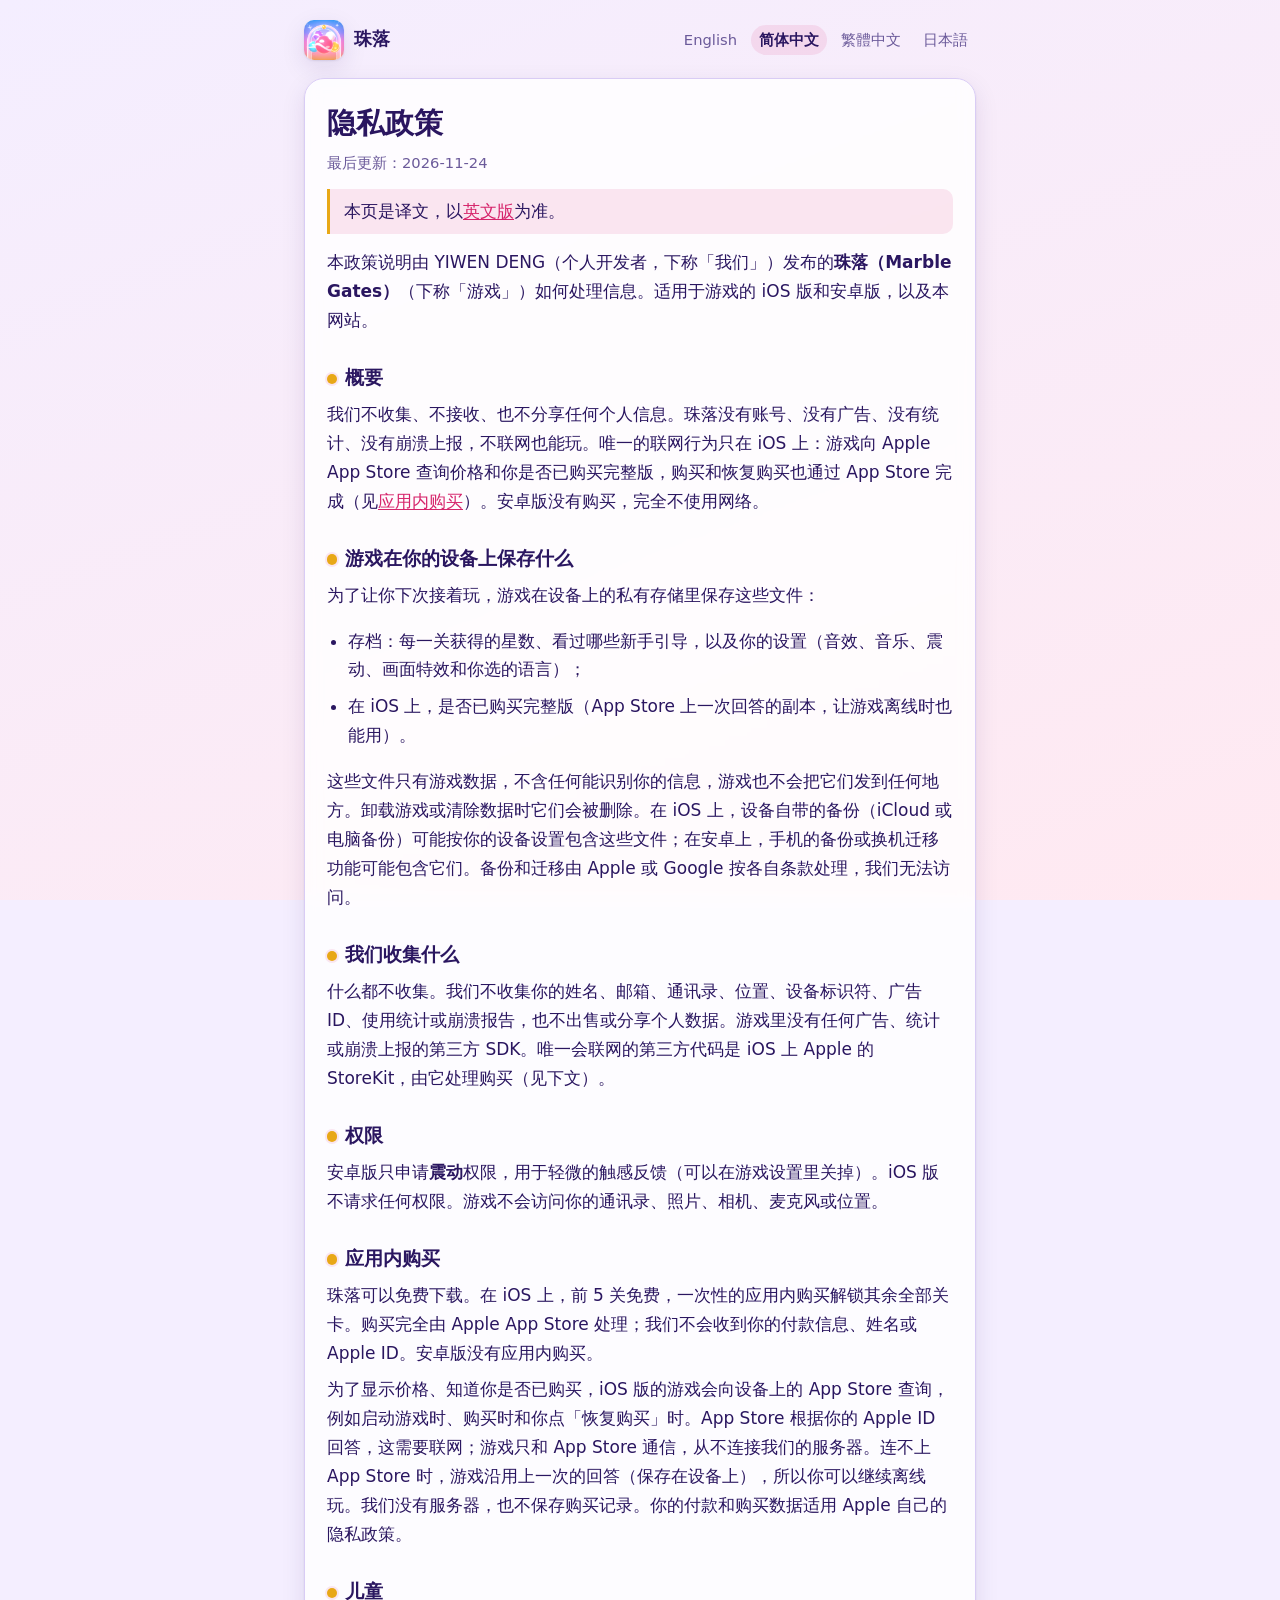
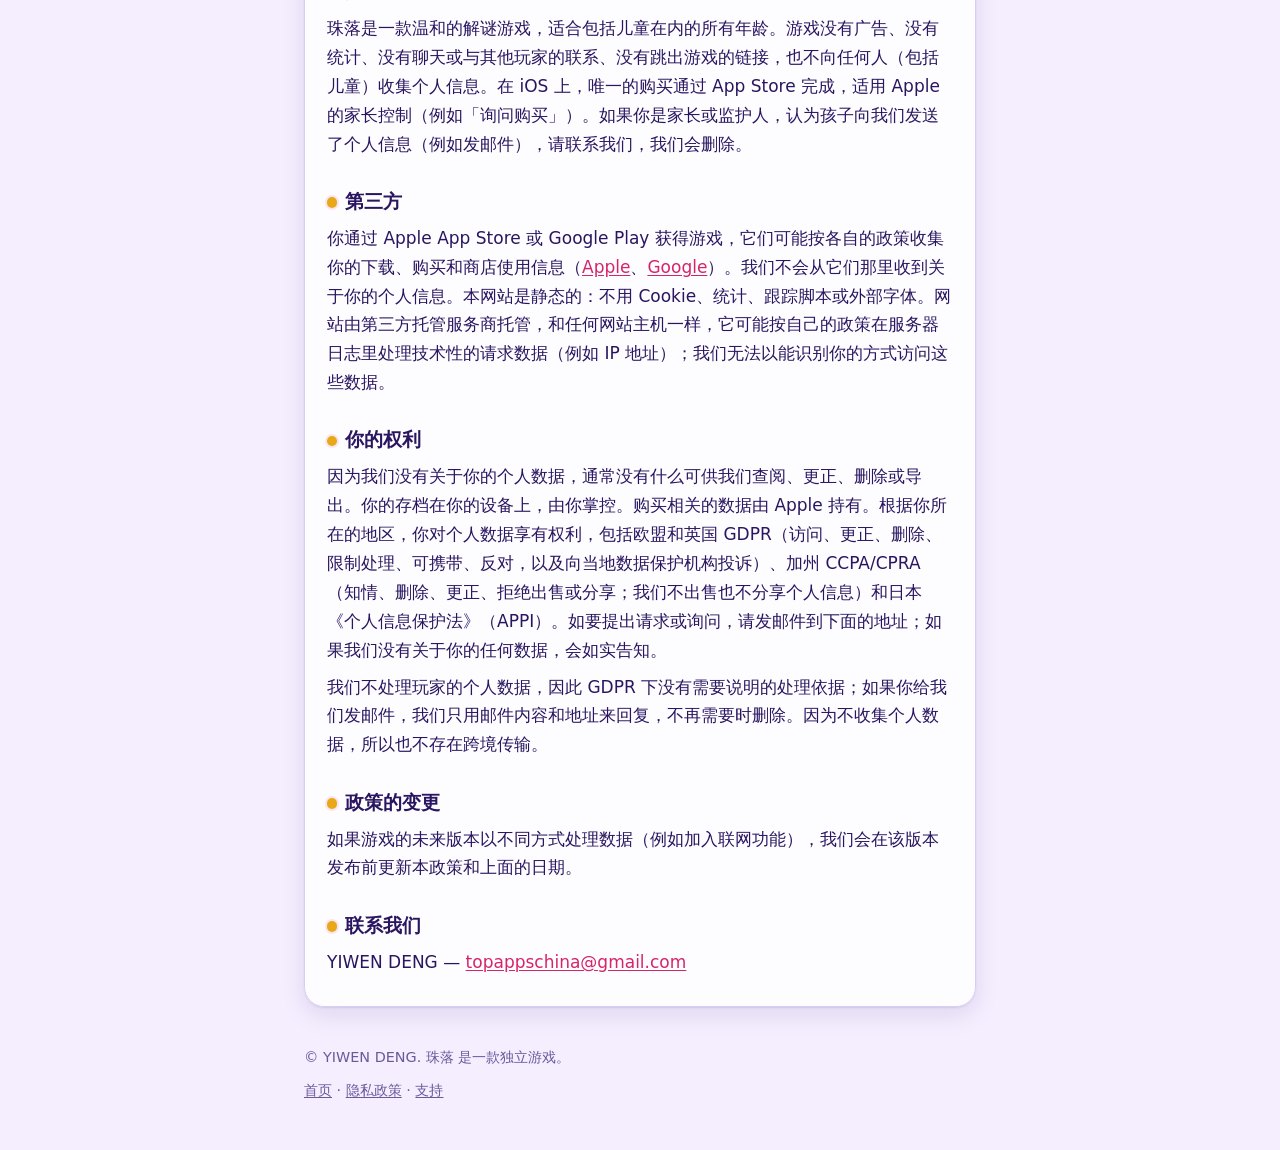
<file: privacy.zh.html>
<!doctype html>
<html lang="zh-Hans">
<head>
<meta charset="utf-8">
<meta name="viewport" content="width=device-width,initial-scale=1">
<meta name="color-scheme" content="light dark">
<meta name="description" content="珠落（Marble Gates）的隐私政策。">
<title>珠落 — 隐私政策</title>
<link rel="icon" href="icon.png">
<link rel="stylesheet" href="style.css">
</head>
<body>
<header><a class="brand" href="index.zh.html"><img src="icon.png" alt="" width="40" height="40">珠落</a><nav class="lang" aria-label="Language"><a href="privacy.html" hreflang="en" lang="en">English</a><a href="privacy.zh.html" hreflang="zh-Hans" lang="zh-Hans" aria-current="page">简体中文</a><a href="privacy.zh-Hant.html" hreflang="zh-Hant" lang="zh-Hant">繁體中文</a><a href="privacy.ja.html" hreflang="ja" lang="ja">日本語</a></nav></header>
<main><div class="sheet">
<h1>隐私政策</h1>
<p class="muted">最后更新：2026-11-24</p>
<p class="note">本页是译文，以<a href="privacy.html">英文版</a>为准。</p>
<p>本政策说明由 YIWEN DENG（个人开发者，下称「我们」）发布的<strong>珠落（Marble Gates）</strong>（下称「游戏」）如何处理信息。适用于游戏的 iOS 版和安卓版，以及本网站。</p>
<h2 id="summary">概要</h2>
<p>我们不收集、不接收、也不分享任何个人信息。珠落没有账号、没有广告、没有统计、没有崩溃上报，不联网也能玩。唯一的联网行为只在 iOS 上：游戏向 Apple App Store 查询价格和你是否已购买完整版，购买和恢复购买也通过 App Store 完成（见<a href="#purchase">应用内购买</a>）。安卓版没有购买，完全不使用网络。</p>
<h2 id="stored">游戏在你的设备上保存什么</h2>
<p>为了让你下次接着玩，游戏在设备上的私有存储里保存这些文件：</p>
<ul><li>存档：每一关获得的星数、看过哪些新手引导，以及你的设置（音效、音乐、震动、画面特效和你选的语言）；</li><li>在 iOS 上，是否已购买完整版（App Store 上一次回答的副本，让游戏离线时也能用）。</li></ul>
<p>这些文件只有游戏数据，不含任何能识别你的信息，游戏也不会把它们发到任何地方。卸载游戏或清除数据时它们会被删除。在 iOS 上，设备自带的备份（iCloud 或电脑备份）可能按你的设备设置包含这些文件；在安卓上，手机的备份或换机迁移功能可能包含它们。备份和迁移由 Apple 或 Google 按各自条款处理，我们无法访问。</p>
<h2 id="collect">我们收集什么</h2>
<p>什么都不收集。我们不收集你的姓名、邮箱、通讯录、位置、设备标识符、广告 ID、使用统计或崩溃报告，也不出售或分享个人数据。游戏里没有任何广告、统计或崩溃上报的第三方 SDK。唯一会联网的第三方代码是 iOS 上 Apple 的 StoreKit，由它处理购买（见下文）。</p>
<h2 id="permissions">权限</h2>
<p>安卓版只申请<strong>震动</strong>权限，用于轻微的触感反馈（可以在游戏设置里关掉）。iOS 版不请求任何权限。游戏不会访问你的通讯录、照片、相机、麦克风或位置。</p>
<h2 id="purchase">应用内购买</h2>
<p>珠落可以免费下载。在 iOS 上，前 5 关免费，一次性的应用内购买解锁其余全部关卡。购买完全由 Apple App Store 处理；我们不会收到你的付款信息、姓名或 Apple ID。安卓版没有应用内购买。</p>
<p>为了显示价格、知道你是否已购买，iOS 版的游戏会向设备上的 App Store 查询，例如启动游戏时、购买时和你点「恢复购买」时。App Store 根据你的 Apple ID 回答，这需要联网；游戏只和 App Store 通信，从不连接我们的服务器。连不上 App Store 时，游戏沿用上一次的回答（保存在设备上），所以你可以继续离线玩。我们没有服务器，也不保存购买记录。你的付款和购买数据适用 Apple 自己的隐私政策。</p>
<h2 id="children">儿童</h2>
<p>珠落是一款温和的解谜游戏，适合包括儿童在内的所有年龄。游戏没有广告、没有统计、没有聊天或与其他玩家的联系、没有跳出游戏的链接，也不向任何人（包括儿童）收集个人信息。在 iOS 上，唯一的购买通过 App Store 完成，适用 Apple 的家长控制（例如「询问购买」）。如果你是家长或监护人，认为孩子向我们发送了个人信息（例如发邮件），请联系我们，我们会删除。</p>
<h2 id="third">第三方</h2>
<p>你通过 Apple App Store 或 Google Play 获得游戏，它们可能按各自的政策收集你的下载、购买和商店使用信息（<a href="https://www.apple.com/legal/privacy/">Apple</a>、<a href="https://policies.google.com/privacy">Google</a>）。我们不会从它们那里收到关于你的个人信息。本网站是静态的：不用 Cookie、统计、跟踪脚本或外部字体。网站由第三方托管服务商托管，和任何网站主机一样，它可能按自己的政策在服务器日志里处理技术性的请求数据（例如 IP 地址）；我们无法以能识别你的方式访问这些数据。</p>
<h2 id="rights">你的权利</h2>
<p>因为我们没有关于你的个人数据，通常没有什么可供我们查阅、更正、删除或导出。你的存档在你的设备上，由你掌控。购买相关的数据由 Apple 持有。根据你所在的地区，你对个人数据享有权利，包括欧盟和英国 GDPR（访问、更正、删除、限制处理、可携带、反对，以及向当地数据保护机构投诉）、加州 CCPA/CPRA（知情、删除、更正、拒绝出售或分享；我们不出售也不分享个人信息）和日本《个人信息保护法》（APPI）。如要提出请求或询问，请发邮件到下面的地址；如果我们没有关于你的任何数据，会如实告知。</p>
<p>我们不处理玩家的个人数据，因此 GDPR 下没有需要说明的处理依据；如果你给我们发邮件，我们只用邮件内容和地址来回复，不再需要时删除。因为不收集个人数据，所以也不存在跨境传输。</p>
<h2 id="changes">政策的变更</h2>
<p>如果游戏的未来版本以不同方式处理数据（例如加入联网功能），我们会在该版本发布前更新本政策和上面的日期。</p>
<h2 id="contact">联系我们</h2>
<p>YIWEN DENG — <a href="mailto:topappschina@gmail.com">topappschina@gmail.com</a></p>
</div></main>
<footer><p>© YIWEN DENG. 珠落 是一款独立游戏。</p><p><a href="index.zh.html">首页</a> · <a href="privacy.zh.html">隐私政策</a> · <a href="support.zh.html">支持</a></p></footer>
</body>
</html>
</file>
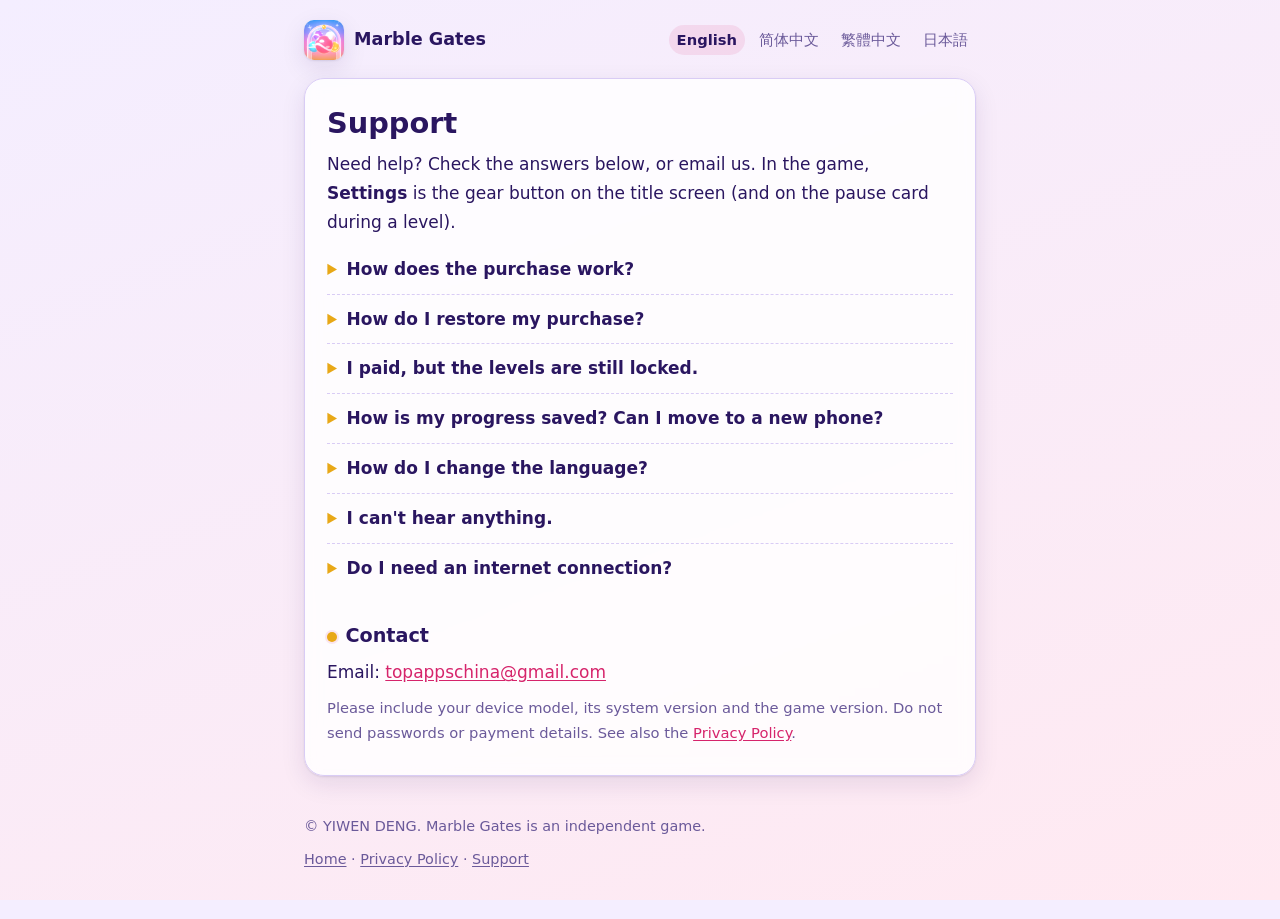
<file: support.html>
<!doctype html>
<html lang="en">
<head>
<meta charset="utf-8">
<meta name="viewport" content="width=device-width,initial-scale=1">
<meta name="color-scheme" content="light dark">
<meta name="description" content="Support and FAQ for Marble Gates.">
<title>Marble Gates — Support</title>
<link rel="icon" href="icon.png">
<link rel="stylesheet" href="style.css">
</head>
<body>
<header><a class="brand" href="index.html"><img src="icon.png" alt="" width="40" height="40">Marble Gates</a><nav class="lang" aria-label="Language"><a href="support.html" hreflang="en" lang="en" aria-current="page">English</a><a href="support.zh.html" hreflang="zh-Hans" lang="zh-Hans">简体中文</a><a href="support.zh-Hant.html" hreflang="zh-Hant" lang="zh-Hant">繁體中文</a><a href="support.ja.html" hreflang="ja" lang="ja">日本語</a></nav></header>
<main><div class="sheet">
<h1>Support</h1>
<p>Need help? Check the answers below, or email us. In the game, <strong>Settings</strong> is the gear button on the title screen (and on the pause card during a level).</p>
<details><summary>How does the purchase work?</summary><p>On iPhone and iPad, levels 1–5 are free. One purchase, made once through the App Store, unlocks all the other levels for good. You will see the offer (<strong>Unlock all levels</strong>) when you reach level 6, and in <strong>Settings</strong>. On Android the game is free and every level is open.</p></details>
<details><summary>How do I restore my purchase?</summary><p>Open <strong>Settings</strong> and tap <strong>Restore purchases</strong>. The same link is at the bottom of the purchase card that appears when you try a locked level. Make sure you are online and signed in to the same Apple ID you used to buy. The purchase belongs to your Apple ID, not to us.</p></details>
<details><summary>I paid, but the levels are still locked.</summary><p>Try <strong>Restore purchases</strong> first. If a payment is waiting for approval (for example Ask to Buy), the levels unlock automatically once the App Store confirms it. Refunds are handled by Apple: <a href="https://support.apple.com/118223">support.apple.com</a>.</p></details>
<details><summary>How is my progress saved? Can I move to a new phone?</summary><p>Automatically, on your device. There is no account and nothing is uploaded, so your stars are not synced between devices. Your progress stays when you close or update the game, and is removed if you uninstall it or clear its data. On iPhone and iPad, setting up a new device from an iCloud or computer backup of the old one usually brings it along. Your purchase moves with your Apple ID: on the new device, install the game and tap <strong>Restore purchases</strong>.</p></details>
<details><summary>How do I change the language?</summary><p>The game starts in your device's language when it can. To change it, open <strong>Settings</strong> and tap <strong>Language</strong>. There are 18 languages to choose from.</p></details>
<details><summary>I can't hear anything.</summary><p>Open <strong>Settings</strong> and check that <strong>Sound</strong> and <strong>Music</strong> are switched on. Also check your device's volume and, on iPhone, the silent switch.</p></details>
<details><summary>Do I need an internet connection?</summary><p>Not to play. On iPhone and iPad, seeing the price, buying and restoring need a connection to the App Store. Once you own the game, it remembers that on your device, so you can keep playing offline. The Android version never uses the internet.</p></details>
<h2 id="contact">Contact</h2>
<p>Email: <a href="mailto:topappschina@gmail.com">topappschina@gmail.com</a></p>
<p class="muted">Please include your device model, its system version and the game version. Do not send passwords or payment details. See also the <a href="privacy.html">Privacy Policy</a>.</p>
</div></main>
<footer><p>© YIWEN DENG. Marble Gates is an independent game.</p><p><a href="index.html">Home</a> · <a href="privacy.html">Privacy Policy</a> · <a href="support.html">Support</a></p></footer>
</body>
</html>
</file>
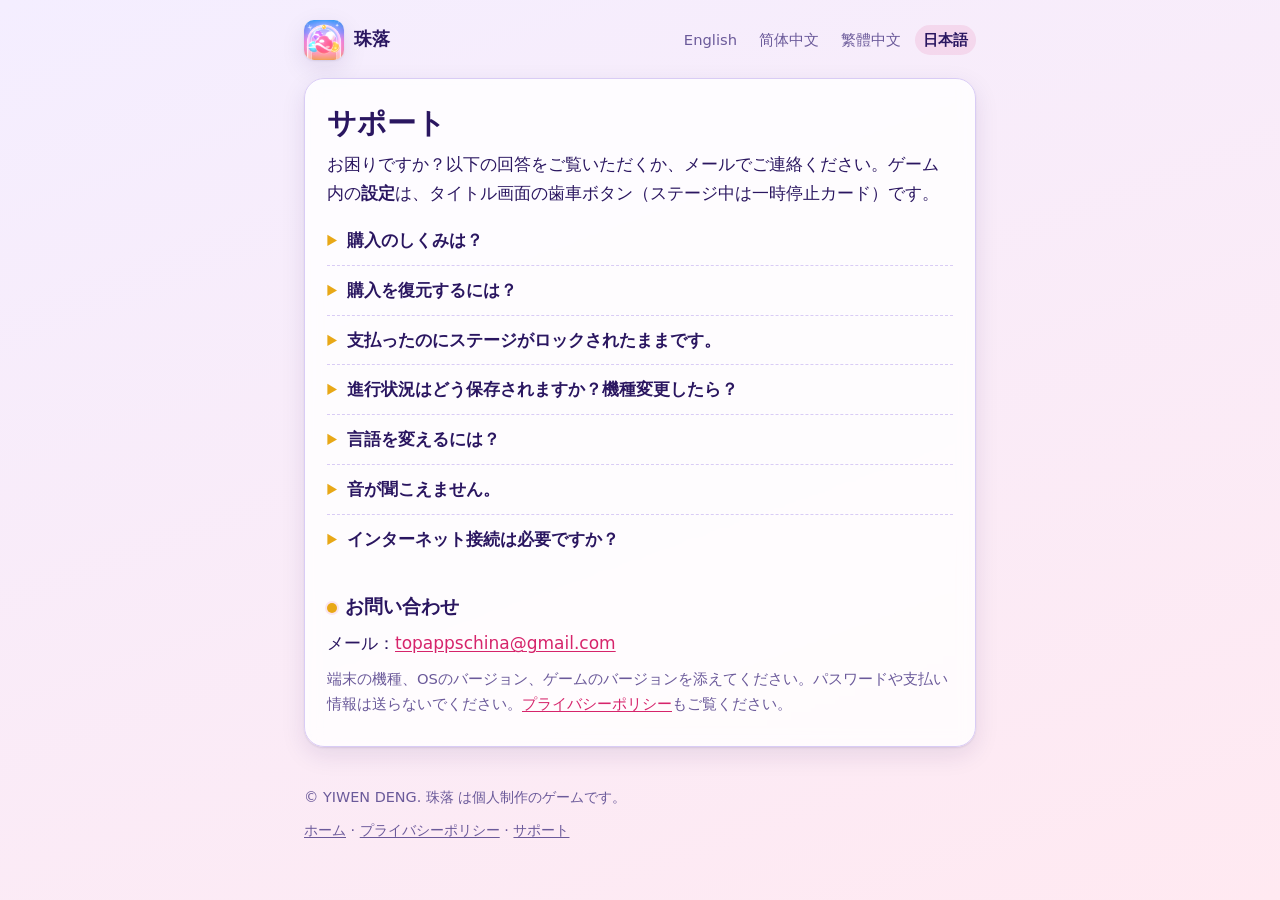
<file: support.ja.html>
<!doctype html>
<html lang="ja">
<head>
<meta charset="utf-8">
<meta name="viewport" content="width=device-width,initial-scale=1">
<meta name="color-scheme" content="light dark">
<meta name="description" content="珠落（Marble Gates）のサポートとよくある質問。">
<title>珠落 — サポート</title>
<link rel="icon" href="icon.png">
<link rel="stylesheet" href="style.css">
</head>
<body>
<header><a class="brand" href="index.ja.html"><img src="icon.png" alt="" width="40" height="40">珠落</a><nav class="lang" aria-label="Language"><a href="support.html" hreflang="en" lang="en">English</a><a href="support.zh.html" hreflang="zh-Hans" lang="zh-Hans">简体中文</a><a href="support.zh-Hant.html" hreflang="zh-Hant" lang="zh-Hant">繁體中文</a><a href="support.ja.html" hreflang="ja" lang="ja" aria-current="page">日本語</a></nav></header>
<main><div class="sheet">
<h1>サポート</h1>
<p>お困りですか？以下の回答をご覧いただくか、メールでご連絡ください。ゲーム内の<strong>設定</strong>は、タイトル画面の歯車ボタン（ステージ中は一時停止カード）です。</p>
<details><summary>購入のしくみは？</summary><p>iPhoneとiPadでは、ステージ1〜5が無料です。App Storeで1回購入すると、残りのすべてのステージがずっと遊べます。ステージ6に進むと購入カード（<strong>全ステージを解放</strong>）が表示され、<strong>設定</strong>にも同じ項目があります。Android版は無料で、すべてのステージが開放されています。</p></details>
<details><summary>購入を復元するには？</summary><p><strong>設定</strong>を開き、<strong>購入を復元</strong>をタップしてください。ロックされたステージを選んだときに出る購入カードの下にも同じリンクがあります。オンラインで、購入時と同じApple IDにサインインしていることを確認してください。購入はあなたのApple IDに紐づいており、私たちのものではありません。</p></details>
<details><summary>支払ったのにステージがロックされたままです。</summary><p>まず<strong>購入を復元</strong>をお試しください。支払いが承認待ち（「承認と購入のリクエスト」など）の場合は、App Storeが確認すると自動的に解放されます。返金はAppleが対応します：<a href="https://support.apple.com/118223">support.apple.com</a></p></details>
<details><summary>進行状況はどう保存されますか？機種変更したら？</summary><p>端末内に自動で保存されます。アカウントはなく何もアップロードされないので、星の数は端末間で同期されません。ゲームを閉じたりアップデートしたりしても残り、ゲームを削除するかデータを消去すると消えます。iPhoneとiPadでは、古い端末のiCloudまたはパソコンのバックアップから新しい端末をセットアップすると、通常は引き継がれます。購入はApple IDに紐づくので、新しい端末でゲームをインストールし、<strong>購入を復元</strong>をタップしてください。</p></details>
<details><summary>言語を変えるには？</summary><p>ゲームは可能なら端末の言語で始まります。変更するには<strong>設定</strong>を開いて<strong>言語</strong>をタップしてください。18言語から選べます。</p></details>
<details><summary>音が聞こえません。</summary><p><strong>設定</strong>を開き、<strong>効果音</strong>と<strong>音楽</strong>がオンになっているか確認してください。端末の音量と、iPhoneではサイレントスイッチもご確認ください。</p></details>
<details><summary>インターネット接続は必要ですか？</summary><p>遊ぶだけなら不要です。iPhoneとiPadでは、価格の表示、購入、復元にApp Storeへの接続が必要です。購入後はそのことが端末に記録されるので、オフラインでも遊べます。Android版はインターネットを一切使いません。</p></details>
<h2 id="contact">お問い合わせ</h2>
<p>メール：<a href="mailto:topappschina@gmail.com">topappschina@gmail.com</a></p>
<p class="muted">端末の機種、OSのバージョン、ゲームのバージョンを添えてください。パスワードや支払い情報は送らないでください。<a href="privacy.ja.html">プライバシーポリシー</a>もご覧ください。</p>
</div></main>
<footer><p>© YIWEN DENG. 珠落 は個人制作のゲームです。</p><p><a href="index.ja.html">ホーム</a> · <a href="privacy.ja.html">プライバシーポリシー</a> · <a href="support.ja.html">サポート</a></p></footer>
</body>
</html>
</file>
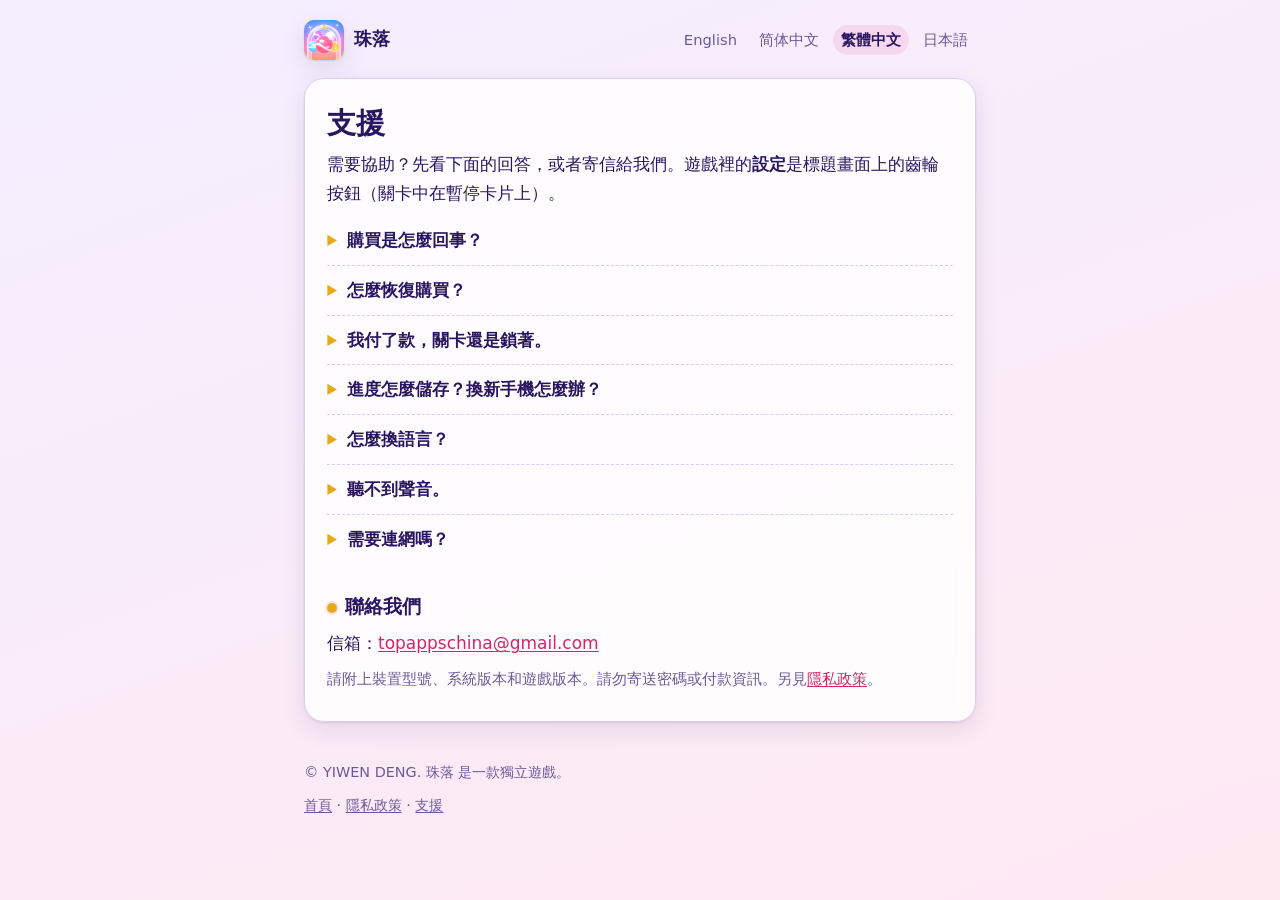
<file: support.zh-Hant.html>
<!doctype html>
<html lang="zh-Hant">
<head>
<meta charset="utf-8">
<meta name="viewport" content="width=device-width,initial-scale=1">
<meta name="color-scheme" content="light dark">
<meta name="description" content="珠落（Marble Gates）的支援與常見問題。">
<title>珠落 — 支援</title>
<link rel="icon" href="icon.png">
<link rel="stylesheet" href="style.css">
</head>
<body>
<header><a class="brand" href="index.zh-Hant.html"><img src="icon.png" alt="" width="40" height="40">珠落</a><nav class="lang" aria-label="Language"><a href="support.html" hreflang="en" lang="en">English</a><a href="support.zh.html" hreflang="zh-Hans" lang="zh-Hans">简体中文</a><a href="support.zh-Hant.html" hreflang="zh-Hant" lang="zh-Hant" aria-current="page">繁體中文</a><a href="support.ja.html" hreflang="ja" lang="ja">日本語</a></nav></header>
<main><div class="sheet">
<h1>支援</h1>
<p>需要協助？先看下面的回答，或者寄信給我們。遊戲裡的<strong>設定</strong>是標題畫面上的齒輪按鈕（關卡中在暫停卡片上）。</p>
<details><summary>購買是怎麼回事？</summary><p>在 iPhone 和 iPad 上，第 1–5 關免費。透過 App Store 購買一次，就永久解鎖其餘全部關卡。玩到第 6 關時會出現購買卡片（<strong>解鎖全部關卡</strong>），<strong>設定</strong>裡也有這一項。Android 版免費，所有關卡都開放。</p></details>
<details><summary>怎麼恢復購買？</summary><p>打開<strong>設定</strong>，點<strong>恢復購買</strong>。點到未解鎖的關卡時出現的購買卡片底部也有同樣的連結。請確認已連網，並登入購買時用的同一個 Apple ID。購買屬於你的 Apple ID，而不是我們。</p></details>
<details><summary>我付了款，關卡還是鎖著。</summary><p>先試試<strong>恢復購買</strong>。如果付款在等待核准（例如「請求購買」），App Store 確認後關卡會自動解鎖。退款由 Apple 處理：<a href="https://support.apple.com/118223">support.apple.com</a>。</p></details>
<details><summary>進度怎麼儲存？換新手機怎麼辦？</summary><p>自動儲存在你的裝置上。沒有帳號，也不會上傳任何東西，所以星數不會在裝置之間同步。關閉或更新遊戲後進度還在，解除安裝遊戲或清除資料後會被刪除。在 iPhone 和 iPad 上，用舊裝置的 iCloud 或電腦備份來設定新裝置，通常會帶過來。購買跟著你的 Apple ID 走：在新裝置上安裝遊戲，點<strong>恢復購買</strong>即可。</p></details>
<details><summary>怎麼換語言？</summary><p>遊戲會盡量使用裝置的語言。要更改，打開<strong>設定</strong>，點<strong>語言</strong>。共有 18 種語言可選。</p></details>
<details><summary>聽不到聲音。</summary><p>打開<strong>設定</strong>，確認<strong>音效</strong>和<strong>音樂</strong>都開著。也請檢查裝置音量，以及 iPhone 上的靜音開關。</p></details>
<details><summary>需要連網嗎？</summary><p>玩遊戲不需要。在 iPhone 和 iPad 上，查看價格、購買和恢復購買需要連接 App Store。買過之後遊戲會把這件事記在裝置上，所以可以繼續離線玩。Android 版從不使用網路。</p></details>
<h2 id="contact">聯絡我們</h2>
<p>信箱：<a href="mailto:topappschina@gmail.com">topappschina@gmail.com</a></p>
<p class="muted">請附上裝置型號、系統版本和遊戲版本。請勿寄送密碼或付款資訊。另見<a href="privacy.zh-Hant.html">隱私政策</a>。</p>
</div></main>
<footer><p>© YIWEN DENG. 珠落 是一款獨立遊戲。</p><p><a href="index.zh-Hant.html">首頁</a> · <a href="privacy.zh-Hant.html">隱私政策</a> · <a href="support.zh-Hant.html">支援</a></p></footer>
</body>
</html>
</file>
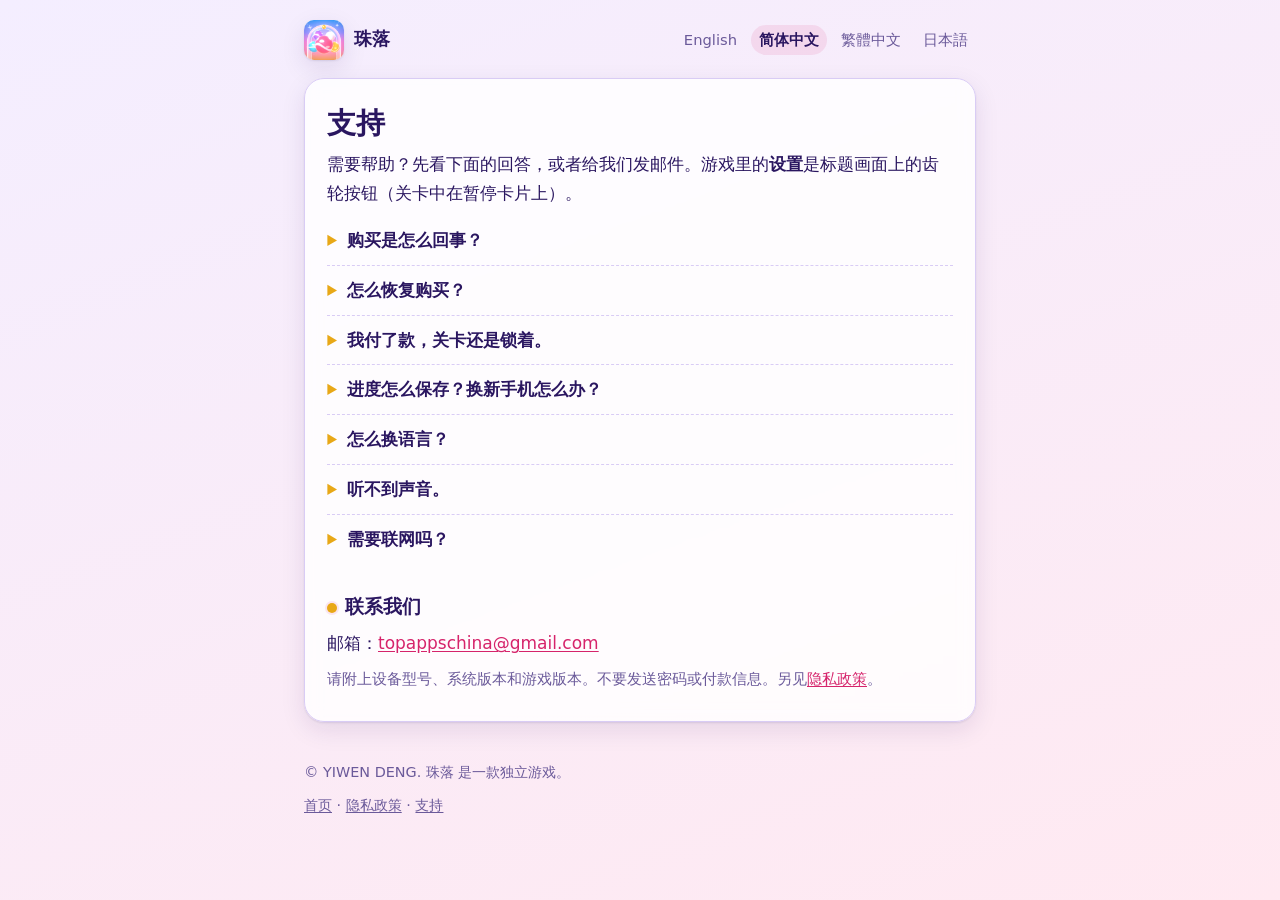
<file: support.zh.html>
<!doctype html>
<html lang="zh-Hans">
<head>
<meta charset="utf-8">
<meta name="viewport" content="width=device-width,initial-scale=1">
<meta name="color-scheme" content="light dark">
<meta name="description" content="珠落（Marble Gates）的支持与常见问题。">
<title>珠落 — 支持</title>
<link rel="icon" href="icon.png">
<link rel="stylesheet" href="style.css">
</head>
<body>
<header><a class="brand" href="index.zh.html"><img src="icon.png" alt="" width="40" height="40">珠落</a><nav class="lang" aria-label="Language"><a href="support.html" hreflang="en" lang="en">English</a><a href="support.zh.html" hreflang="zh-Hans" lang="zh-Hans" aria-current="page">简体中文</a><a href="support.zh-Hant.html" hreflang="zh-Hant" lang="zh-Hant">繁體中文</a><a href="support.ja.html" hreflang="ja" lang="ja">日本語</a></nav></header>
<main><div class="sheet">
<h1>支持</h1>
<p>需要帮助？先看下面的回答，或者给我们发邮件。游戏里的<strong>设置</strong>是标题画面上的齿轮按钮（关卡中在暂停卡片上）。</p>
<details><summary>购买是怎么回事？</summary><p>在 iPhone 和 iPad 上，第 1–5 关免费。通过 App Store 购买一次，就永久解锁其余全部关卡。玩到第 6 关时会出现购买卡片（<strong>解锁全部关卡</strong>），<strong>设置</strong>里也有这一项。安卓版免费，所有关卡都开放。</p></details>
<details><summary>怎么恢复购买？</summary><p>打开<strong>设置</strong>，点<strong>恢复购买</strong>。点到未解锁的关卡时出现的购买卡片底部也有同样的链接。请确认已联网，并登录购买时用的同一个 Apple ID。购买属于你的 Apple ID，而不是我们。</p></details>
<details><summary>我付了款，关卡还是锁着。</summary><p>先试试<strong>恢复购买</strong>。如果付款在等待批准（例如「询问购买」），App Store 确认后关卡会自动解锁。退款由 Apple 处理：<a href="https://support.apple.com/118223">support.apple.com</a>。</p></details>
<details><summary>进度怎么保存？换新手机怎么办？</summary><p>自动保存在你的设备上。没有账号，也不会上传任何东西，所以星数不会在设备之间同步。关闭或更新游戏后进度还在，卸载游戏或清除数据后会被删除。在 iPhone 和 iPad 上，用旧设备的 iCloud 或电脑备份来设置新设备，通常会带过来。购买跟着你的 Apple ID 走：在新设备上安装游戏，点<strong>恢复购买</strong>即可。</p></details>
<details><summary>怎么换语言？</summary><p>游戏会尽量使用设备的语言。要更改，打开<strong>设置</strong>，点<strong>语言</strong>。共有 18 种语言可选。</p></details>
<details><summary>听不到声音。</summary><p>打开<strong>设置</strong>，确认<strong>音效</strong>和<strong>音乐</strong>都开着。也请检查设备音量，以及 iPhone 上的静音开关。</p></details>
<details><summary>需要联网吗？</summary><p>玩游戏不需要。在 iPhone 和 iPad 上，查看价格、购买和恢复购买需要连接 App Store。买过之后游戏会把这件事记在设备上，所以可以继续离线玩。安卓版从不使用网络。</p></details>
<h2 id="contact">联系我们</h2>
<p>邮箱：<a href="mailto:topappschina@gmail.com">topappschina@gmail.com</a></p>
<p class="muted">请附上设备型号、系统版本和游戏版本。不要发送密码或付款信息。另见<a href="privacy.zh.html">隐私政策</a>。</p>
</div></main>
<footer><p>© YIWEN DENG. 珠落 是一款独立游戏。</p><p><a href="index.zh.html">首页</a> · <a href="privacy.zh.html">隐私政策</a> · <a href="support.zh.html">支持</a></p></footer>
</body>
</html>
</file>
<file: style.css>
/* Marble Gates (珠落) — privacy / support site. Candy glass: violet, pink, gold; no fonts, no scripts. */
:root{
  --bg1:#f4eeff;--bg2:#ffe9f1;--sheet:rgba(255,255,255,.82);--ink:#2a1660;--muted:#6b5a9a;--line:#d9ccf5;
  --pink:#d6246b;--pink-soft:rgba(214,36,107,.1);--gold:#e8a817;--shadow:0 1px 2px rgba(42,22,96,.1),0 8px 24px rgba(42,22,96,.1);
  color-scheme:light dark;
}
@media (prefers-color-scheme:dark){:root{
  --bg1:#1b0f40;--bg2:#2a1660;--sheet:rgba(54,34,112,.72);--ink:#f3ecff;--muted:#c0b0ee;--line:#4d3a8f;
  --pink:#ff7aa6;--pink-soft:rgba(255,122,166,.16);--gold:#ffd25a;--shadow:0 1px 2px rgba(0,0,0,.4);
}}
*{box-sizing:border-box}
html{-webkit-text-size-adjust:100%}
body{margin:0;min-height:100vh;background:var(--bg1);background-image:linear-gradient(160deg,var(--bg1),var(--bg2));background-attachment:fixed;color:var(--ink);
  font:17px/1.7 system-ui,-apple-system,"Segoe UI",Roboto,"Hiragino Sans","PingFang SC","PingFang TC","Noto Sans CJK SC","Noto Sans JP","Microsoft YaHei",sans-serif;
  overflow-wrap:anywhere}
:lang(zh-Hant){font-family:system-ui,-apple-system,"PingFang TC","Noto Sans CJK TC","Microsoft JhengHei",sans-serif}
:lang(ja){font-family:system-ui,-apple-system,"Hiragino Sans","Noto Sans JP","Yu Gothic",sans-serif}
header,main,footer{max-width:44rem;margin:0 auto;padding-left:16px;padding-right:16px}
header{padding-top:20px;padding-bottom:10px;display:flex;flex-wrap:wrap;gap:10px 18px;justify-content:space-between;align-items:center}
.brand{display:flex;align-items:center;gap:10px;color:var(--ink);text-decoration:none;font-weight:700;font-size:1.1rem}
.brand img{width:40px;height:40px;border-radius:10px;box-shadow:var(--shadow)}
nav.lang{display:flex;flex-wrap:wrap;gap:4px 6px;font-size:.92rem}
nav.lang a{padding:2px 8px;border-radius:999px;color:var(--muted);text-decoration:none}
nav.lang a:hover{color:var(--pink)}
nav.lang a[aria-current]{color:var(--ink);background:var(--pink-soft);font-weight:600}
main{margin-top:8px;margin-bottom:8px}
.sheet{background:var(--sheet);border:1px solid var(--line);border-radius:20px;box-shadow:var(--shadow);padding:8px 22px 22px;
  -webkit-backdrop-filter:blur(8px);backdrop-filter:blur(8px)}
h1,h2{font-weight:750;color:var(--ink)}
h1{font-size:1.8rem;line-height:1.3;margin:1.1rem 0 .5rem}
h2{font-size:1.2rem;line-height:1.4;margin:1.9rem 0 .3rem;display:flex;align-items:baseline;gap:.5rem}
h2::before{content:"";flex:none;width:.65rem;height:.65rem;background:var(--gold);border-radius:50%;box-shadow:0 0 0 2px var(--pink-soft)}
p,li{margin:.5rem 0}
ul{padding-left:1.3rem}
a{color:var(--pink);text-underline-offset:2px}
strong{font-weight:650}
.muted{color:var(--muted);font-size:.92rem}
.lead{font-size:1.08rem}
.note{border-left:3px solid var(--gold);background:var(--pink-soft);padding:8px 14px;border-radius:0 10px 10px 0;margin:14px 0}
.links{display:flex;flex-wrap:wrap;gap:12px;padding:0;margin:18px 0 6px;list-style:none}
.links a{display:inline-block;padding:9px 18px;border:1.5px solid var(--pink);border-radius:999px;color:var(--pink);text-decoration:none;font-weight:600;background:var(--sheet)}
.links a:hover{background:var(--pink-soft)}
details{border-bottom:1px dashed var(--line);padding:10px 2px}
details:last-of-type{border-bottom:0}
summary{cursor:pointer;font-weight:600;list-style-position:outside;margin-left:1.1rem}
summary::marker{color:var(--gold)}
details[open] summary{color:var(--pink)}
footer{padding-top:22px;padding-bottom:40px;color:var(--muted);font-size:.9rem}
footer a{color:var(--muted)}
</file>
